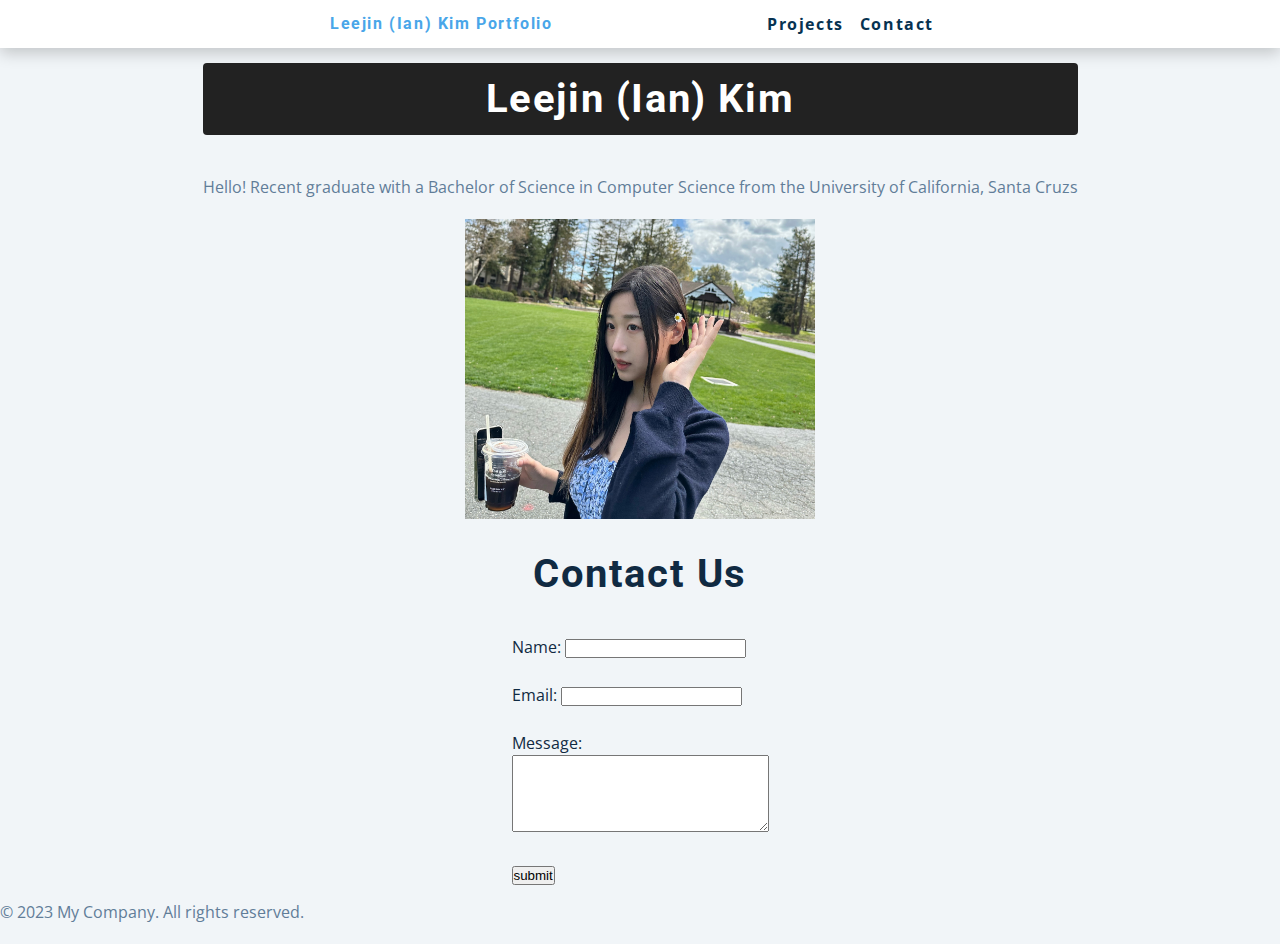
<file: 00-welcome_page/index.html>
<!-- enter HTML:5 after writing "html"-->
<!DOCTYPE html>
<html lang="en">

<head>
    <!-- <meta charset="UTF-8">
    <meta http-equiv="X-UA-Compatible" content="IE=edge">
    <meta name="viewport" content="width=device-width, initial-scale=1.0"> -->
    <!-- whatever goes for the tab name  -->
    <link rel="stylesheet" href="styles.css">
    <title>Leejin (Ian) Kim Portfolio</title>
</head>
<body>
    <header>
    <!-- <h1>Ian Kim</h1> -->
    <!-- nav stands for a navigation links -->
    <!-- <nav>
         for unordered list, we use ul
        <ul>
            for list items we use li 
            
            <li><a href="#">Home</a></li>
            <li><a href="#">About</a></li>
            <li><a href="#">Services</a></li>
            <li><a href="#">Contact</a></li>
        </ul>
    </nav> -->
    </header>
 
        <nav>
            <!--  div : block level -->
            <div class = "nav-center">
                <h4>Leejin (Ian) Kim Portfolio</h4>
                 <!-- unorganized list -->
                <ul class="nav-links">
                    <li><a href="#">Projects</a></li>
                    <li><a href="#">Contact</a></li>
                  </ul>
            </div>
        </nav>


        <main>
            <div class="container">
            <h2>Leejin (Ian) Kim</h2>
            <p>Hello! Recent graduate with a Bachelor of Science in Computer Science from the University of California, Santa Cruzs</p>
            <!-- img : no closing tag. src meant for source, rendered for the 
        image -->
        <!-- alternative text in case it cannot be displayed -->
            <img src="IMG_5652.jpg" alt="My Image" height = "300" width = "350" >
            </div>
            <h2>Contact Us</h2>
            <form>
                <label for="name">Name:</label>
                <!-- https://www.w3schools.com/html/html_form_input_types.asp -->
                <input type="text" id="name" name="name"><br><br>
                <label for="email">Email:</label>
                <input type="email" id="email" name="email"><br><br>
                <label for="message">Message:</label><br>
                <textarea id="message" name="message" rows="5" cols="30"></textarea><br><br>
                <button id ="submit">submit</button>
            </form>

    </main>
    <footer>
        <p>&copy; 2023 My Company. All rights reserved.</p>
    </footer>
   
  
    <script src = "index.js">
        
    </script>
</body>
</html>
</file>
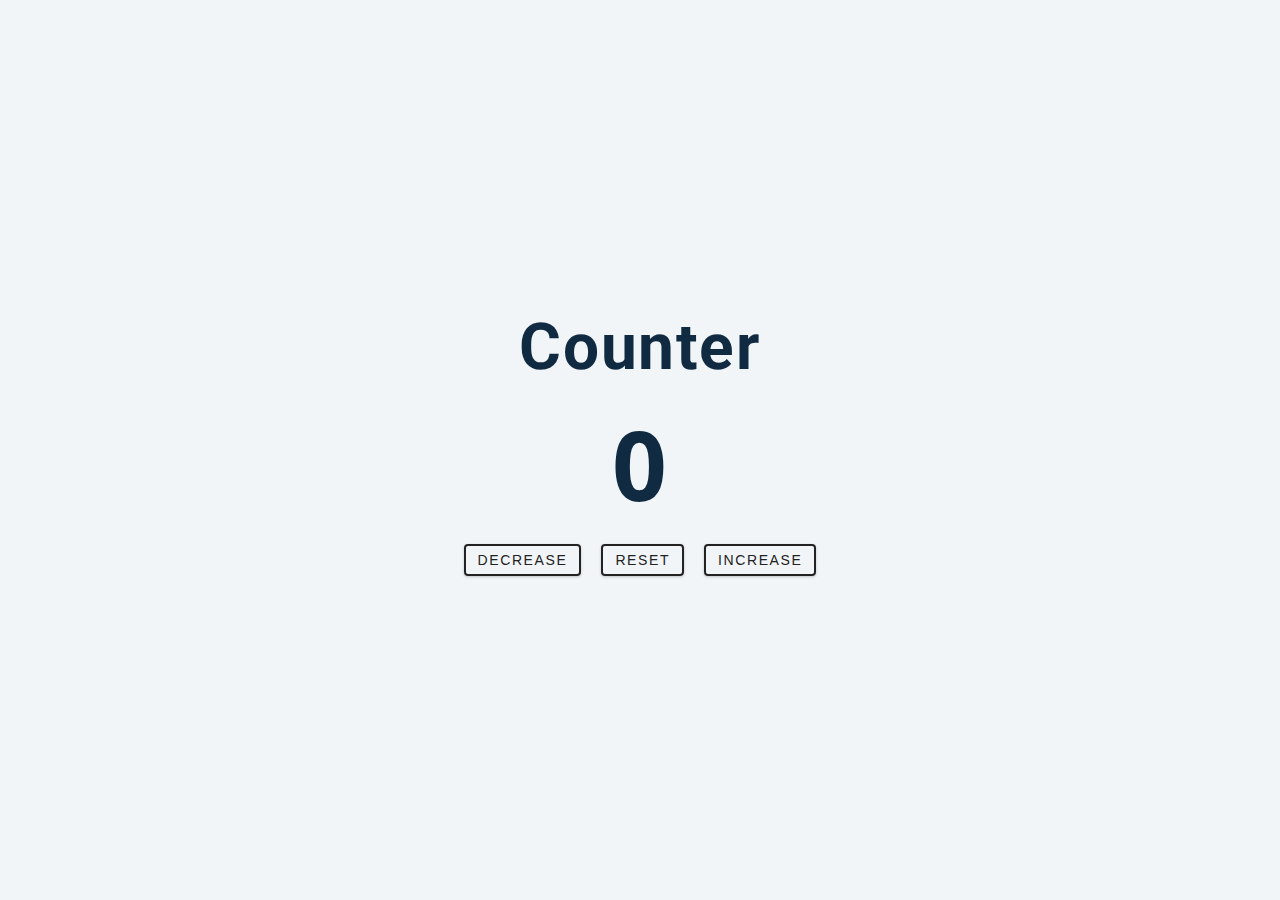
<file: 02-Counter/index.html>
<!DOCTYPE html>
<html lang="en">
  <head>
    <meta charset="UTF-8" />
    <meta name="viewport" content="width=device-width, initial-scale=1.0" />
    <title>Counter</title>

    <!-- styles -->
    <link rel="stylesheet" href="styles.css" />
  </head>
  <body>
    <main>
      <div class="container">
        <h1>counter</h1>
        <span id="value">0</span>
        <div class="button-container">
          <button class="btn decrease">decrease</button>
          <button class="btn reset">reset</button>
          <button class="btn increase">increase</button>
        </div>
      </div>
    </main>
    <!-- javascript -->
    <script src="app.js"></script>
  </body>
</html>
</file>
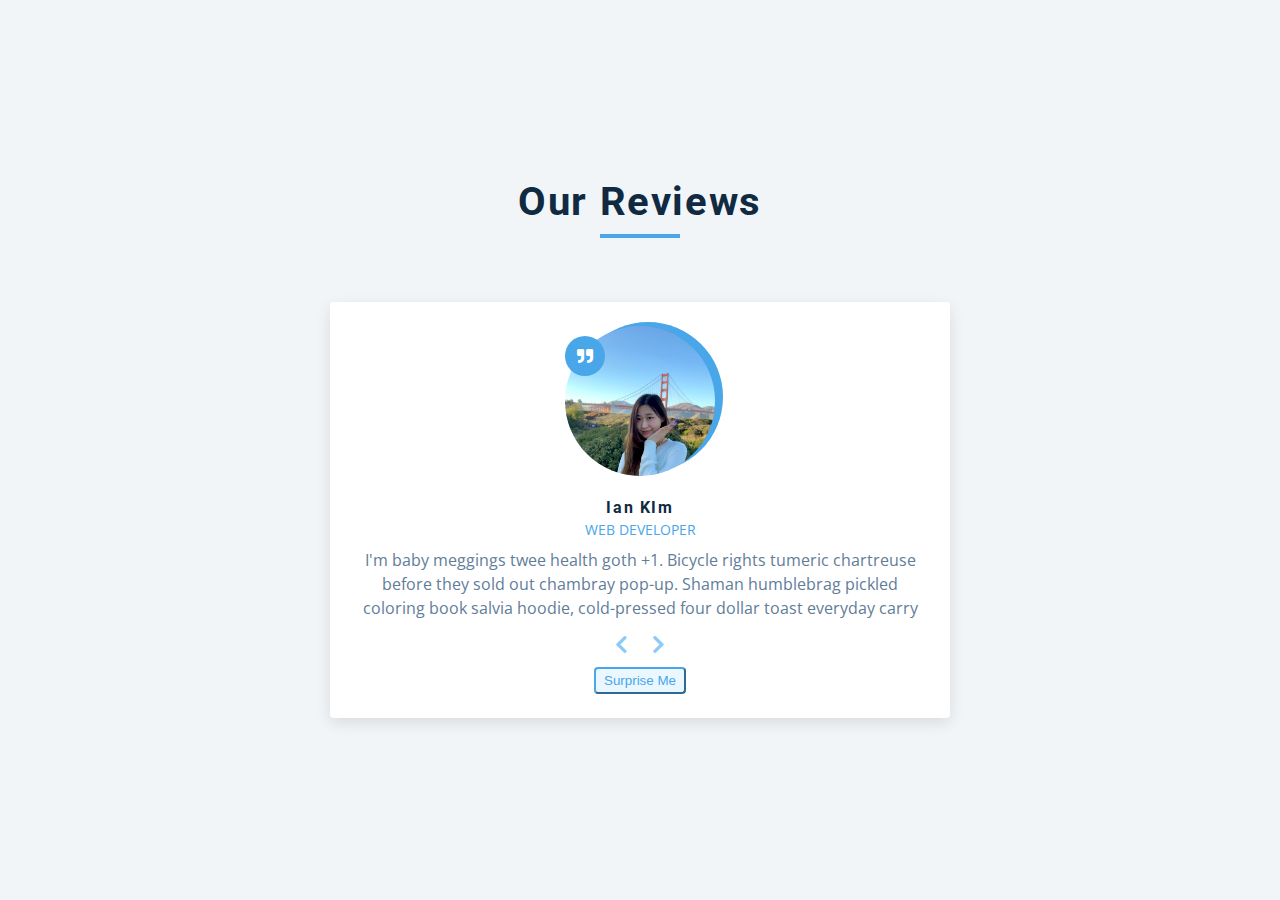
<file: 03-reviews/final/index.html>
<!DOCTYPE html>
<html lang="en">
  <head>
    <meta charset="UTF-8" />
    <meta name="viewport" content="width=device-width, initial-scale=1.0" />
    <title>Starter</title>
    <!-- font-awesome -->
    <link
      rel="stylesheet"
      href="https://cdnjs.cloudflare.com/ajax/libs/font-awesome/5.14.0/css/all.min.css"
    />

    <!-- styles -->
    <link rel="stylesheet" href="styles.css" />
  </head>
  <body>
    <main>
      <section class="container">
        <!-- title -->
        <div class="title">
          <h2>our reviews</h2>
          <div class="underline"></div>
        </div>
        <!-- review -->
        <article class="review">
          <div class="img-container">
            <img src="person-1.jpeg" id="person-img" alt="" />
          </div>
          <h4 id="author">Ian Kim </h4>
          <p id="job">software engineer</p>
          <p id="info">
            Lorem ipsum dolor sit amet consectetur adipisicing elit. Iusto
            asperiores debitis incidunt, eius earum ipsam cupiditate libero?
            Iste, doloremque nihil?
          </p>
          <!-- prev next buttons-->
          <div class="button-container">
            <button class="prev-btn">
              <!-- indicate in italic style -->
              <i class="fas fa-chevron-left"></i>
            </button>
            <button class="next-btn">
              <i class="fas fa-chevron-right"></i>
              <!-- <i>Italic</i> -->
            </button>
          </div>
          <!-- random button -->
          <button class="random-btn">surprise me</button>
        </article>
      </section>
    </main>
    <!-- javascript -->
    <script src="app.js"></script>
  </body>
</html>
</file>
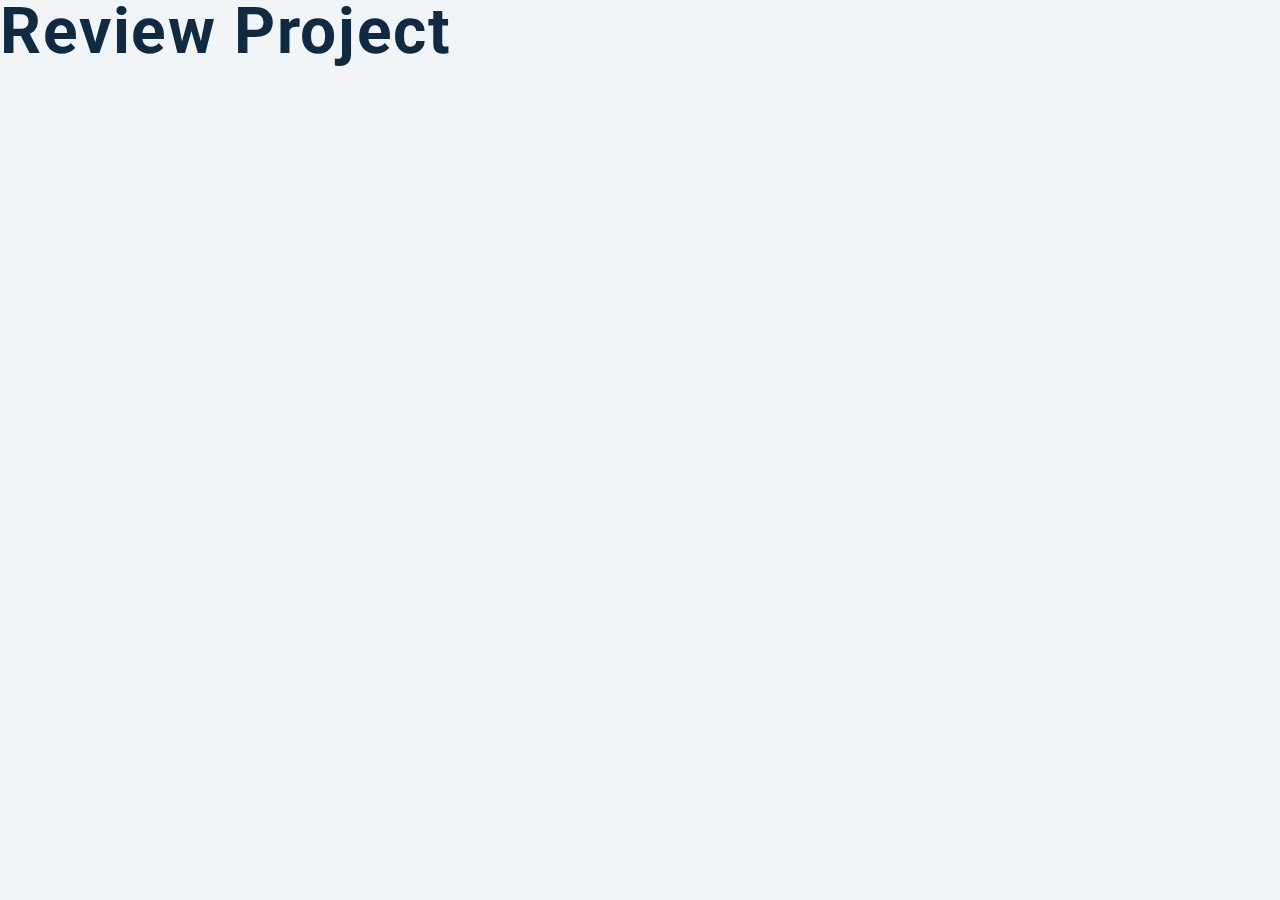
<file: 03-reviews/setup/index.html>
<!DOCTYPE html>
<html lang="en">
  <head>
    <meta charset="UTF-8" />
    <meta name="viewport" content="width=device-width, initial-scale=1.0" />
    <title>Starter</title>
    <!-- font-awesome -->
    <link
      rel="stylesheet"
      href="https://cdnjs.cloudflare.com/ajax/libs/font-awesome/5.14.0/css/all.min.css"
    />

    <!-- styles -->
    <link rel="stylesheet" href="styles.css" />
  </head>
  <body>
    <h1>review project</h1>
    <!-- javascript -->
    <script src="app.js"></script>
  </body>
</html>
</file>
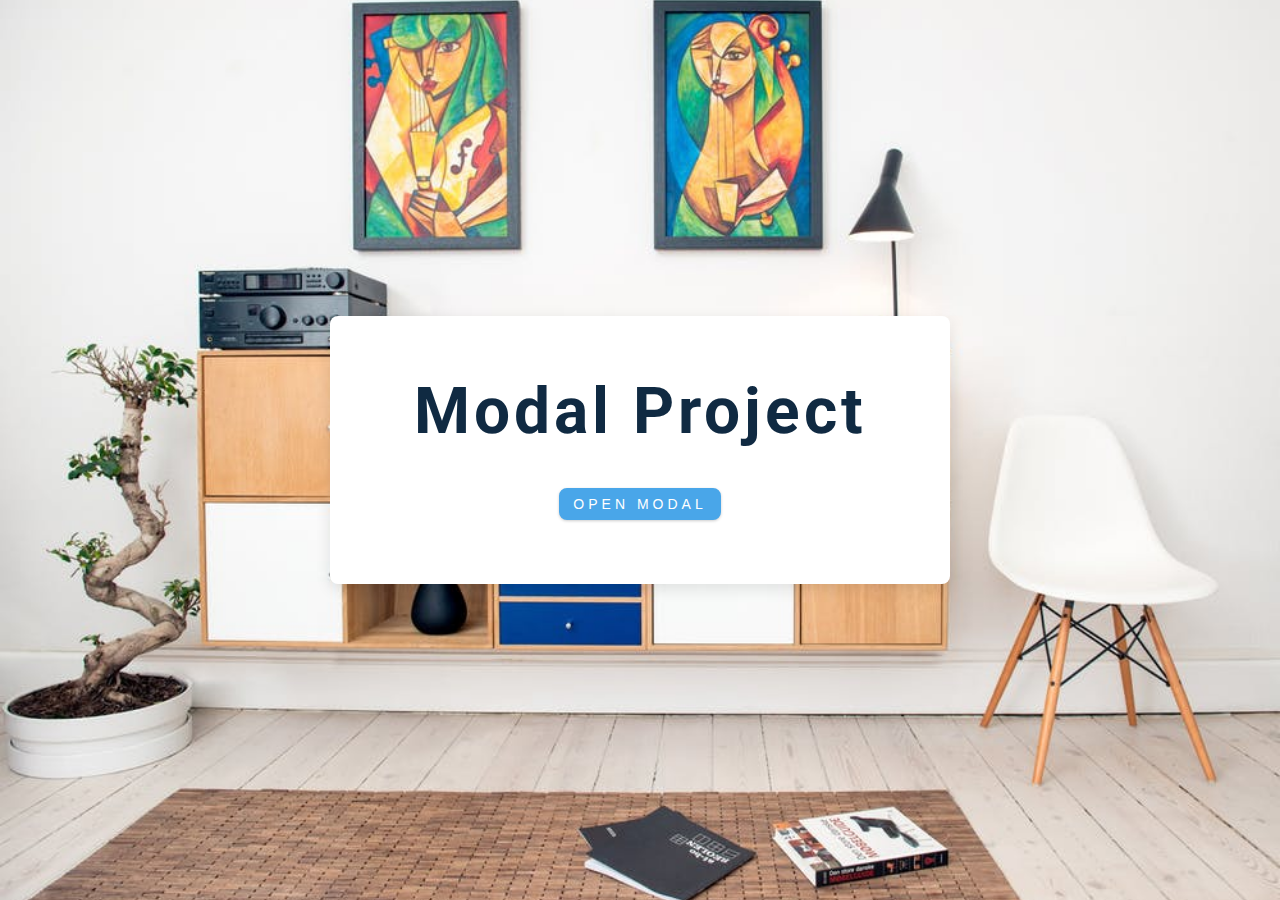
<file: 06-modal/final/index.html>
<!-- Modal windows are typically used in web design to draw the user's attention to something 
  important, or to provide additional functionality without requiring a full page 
  reload. 
  Some common uses of modals include login/registration forms, content previews (like image galleries), and confirmation dialog boxes. -->
<!DOCTYPE html>
<html lang="en">
  <head>
    <meta charset="UTF-8" />
    <meta name="viewport" content="width=device-width, initial-scale=1.0" />
    <title>Modal</title>
    <!-- font-awesome -->
    <link
      rel="stylesheet"
      href="https://cdnjs.cloudflare.com/ajax/libs/font-awesome/5.14.0/css/all.min.css"
    />
    <!-- styles -->
    <link rel="stylesheet" href="styles.css" />
  </head>
  <body>
    <!-- hero -->

    <header class="hero">
      <div class="banner">
        <h1>modal project</h1>
        <button class="btn modal-btn">
          open modal
        </button>
      </div>
    </header>
    <!-- modal -->
    <!-- modal overlay is not visible yet  -->
    <div class="modal-overlay">
      <div class="modal-container">
        <h3>modal content</h3>
        <!-- i tag is used as an element to hold the icon.  -->
        <p>This is the content for the website</p>
        <button class="close-btn"><i class="fas fa-times"></i></button>
      </div>
    </div>
    <!-- javascript -->
    <script src="app.js"></script>
  </body>
</html>
</file>
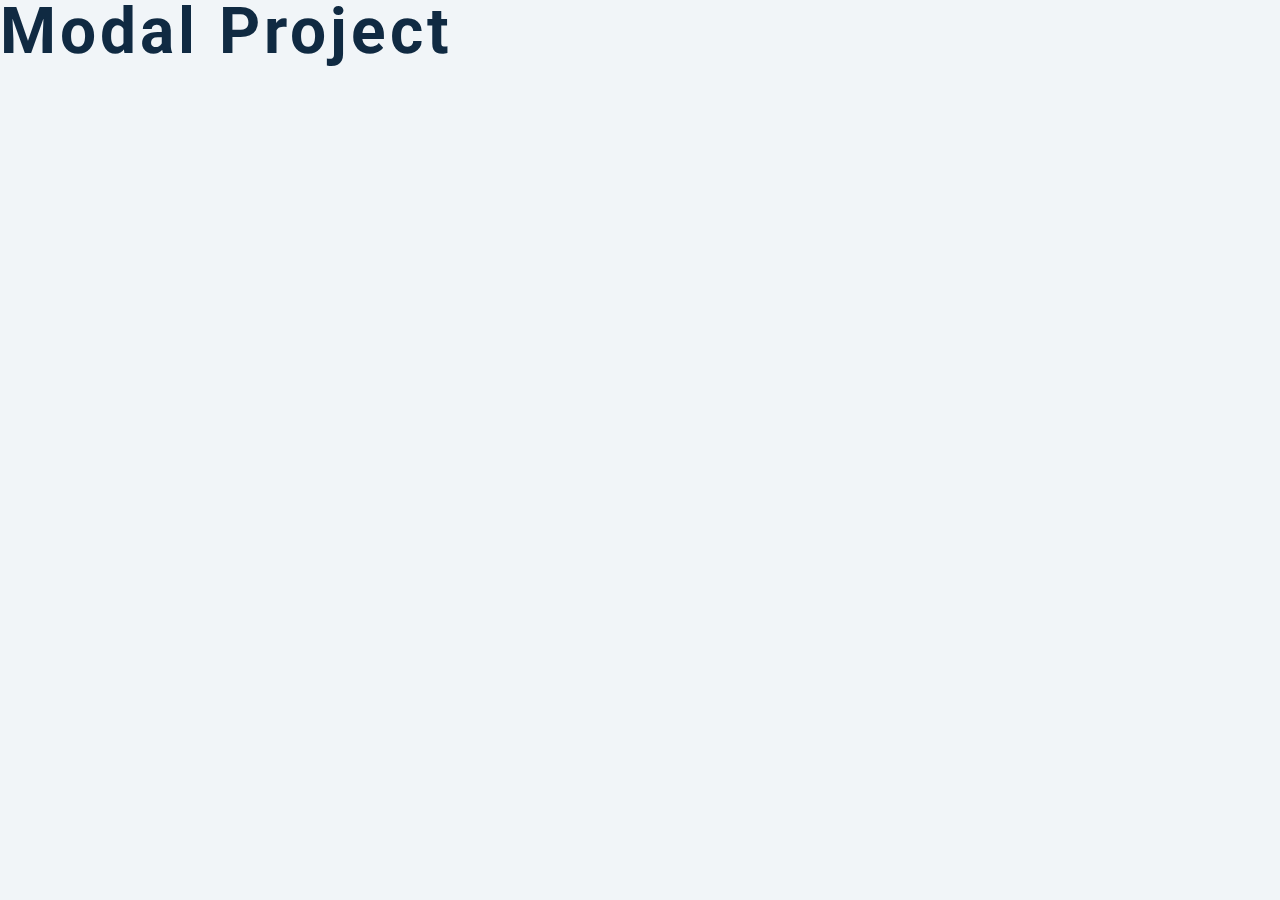
<file: 06-modal/setup/index.html>
<!DOCTYPE html>
<html lang="en">
  <head>
    <meta charset="UTF-8" />
    <meta name="viewport" content="width=device-width, initial-scale=1.0" />
    <title>Modal</title>
    <!-- font-awesome -->
    <link
      rel="stylesheet"
      href="https://cdnjs.cloudflare.com/ajax/libs/font-awesome/5.14.0/css/all.min.css"
    />
    <!-- styles -->
    <link rel="stylesheet" href="styles.css" />
  </head>
  <body>
    <h1>modal project</h1>
    <!-- javascript -->
    <script src="app.js"></script>
  </body>
</html>
</file>
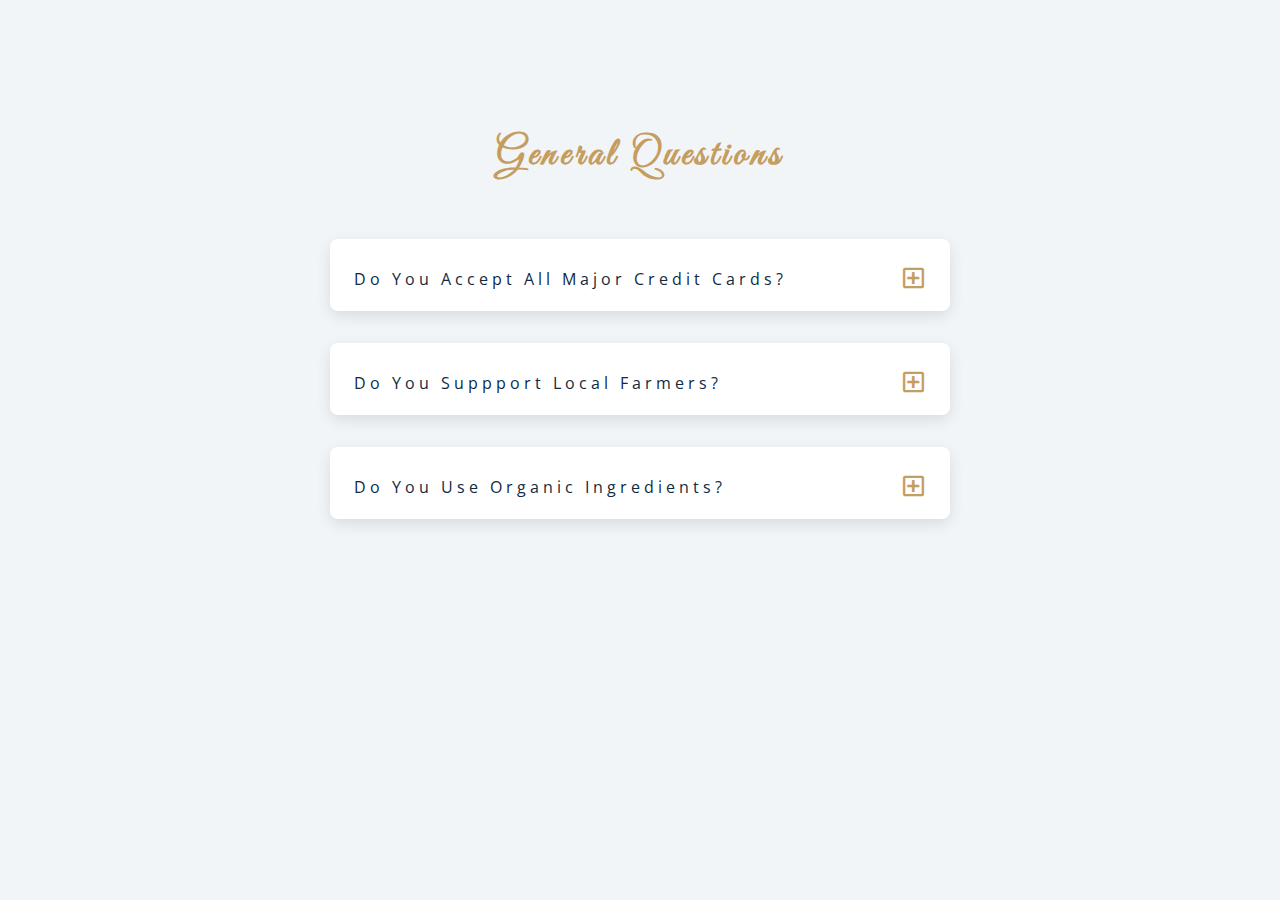
<file: 07-questions/final/index.html>
<!DOCTYPE html>
<html lang="en">
  <head>
    <meta charset="UTF-8" />
    <meta name="viewport" content="width=device-width, initial-scale=1.0" />
    <title>Q & A</title>
    <!-- font-awesome -->
    <link rel="stylesheet" href="https://cdnjs.cloudflare.com/ajax/libs/font-awesome/5.14.0/css/all.min.css" />
    <!-- extra fonts -->
    <link
      href="https://fonts.googleapis.com/css?family=Great+Vibes&display=swap"
      rel="stylesheet"
    />
    <!-- styles -->
    <link rel="stylesheet" href="styles.css" />
  </head>
  <body>
      <section class="questions">
        <!-- title -->
        <div class="title">
          <h2>general questions</h2>
        </div>
        <!-- questions -->
        <div class="section-center">
          <!-- single question -->
          <article class="question">
            <!-- question title -->
            <div class="question-title">
              <p>do you accept all major credit cards?</p>
              <button type="button" class="question-btn">
                <span class="plus-icon">
                  <i class="far fa-plus-square"></i>
                </span>
                <span class="minus-icon">
                  <i class="far fa-minus-square"></i>
                </span>
              </button>
            </div>
            <!-- question text -->
            <div class="question-text">
              <p>
                Lorem ipsum dolor sit amet, consectetur adipisicing elit. Est
                dolore illo dolores quia nemo doloribus quaerat, magni numquam
                repellat reprehenderit.
              </p>
            </div>
          </article>
          <!-- end of single question -->
          <!-- single question -->
          <article class="question">
            <!-- question title -->
            <div class="question-title">
              <p>do you suppport local farmers?</p>
              <button type="button" class="question-btn">
                <span class="plus-icon">
                  <i class="far fa-plus-square"></i>
                </span>
                <span class="minus-icon">
                  <i class="far fa-minus-square"></i>
                </span>
              </button>
            </div>
            <!-- question text -->
            <div class="question-text">
              <p>
                Lorem ipsum dolor sit amet, consectetur adipisicing elit. Est
                dolore illo dolores quia nemo doloribus quaerat, magni numquam
                repellat reprehenderit.
              </p>
            </div>
          </article>
          <!-- end of single question -->
          <!-- single question -->
          <article class="question">
            <!-- question title -->
            <div class="question-title">
              <p>do you use organic ingredients?</p>
              <!-- button -->
              <button type="button" class="question-btn">
                <span class="plus-icon">
                  <i class="far fa-plus-square"></i>
                </span>
                <span class="minus-icon">
                  <i class="far fa-minus-square"></i>
                </span>
              </button>
            </div>
            <!-- question text -->
            <div class="question-text">
              <p>
                Lorem ipsum dolor sit amet, consectetur adipisicing elit. Est
                dolore illo dolores quia nemo doloribus quaerat, magni numquam
                repellat reprehenderit.
              </p>
            </div>
          </article>
          <!-- end of single question -->
      </section>
    </main>
    <!-- javascript -->
    <script src="app.js"></script>
  </body>
</html>
</file>
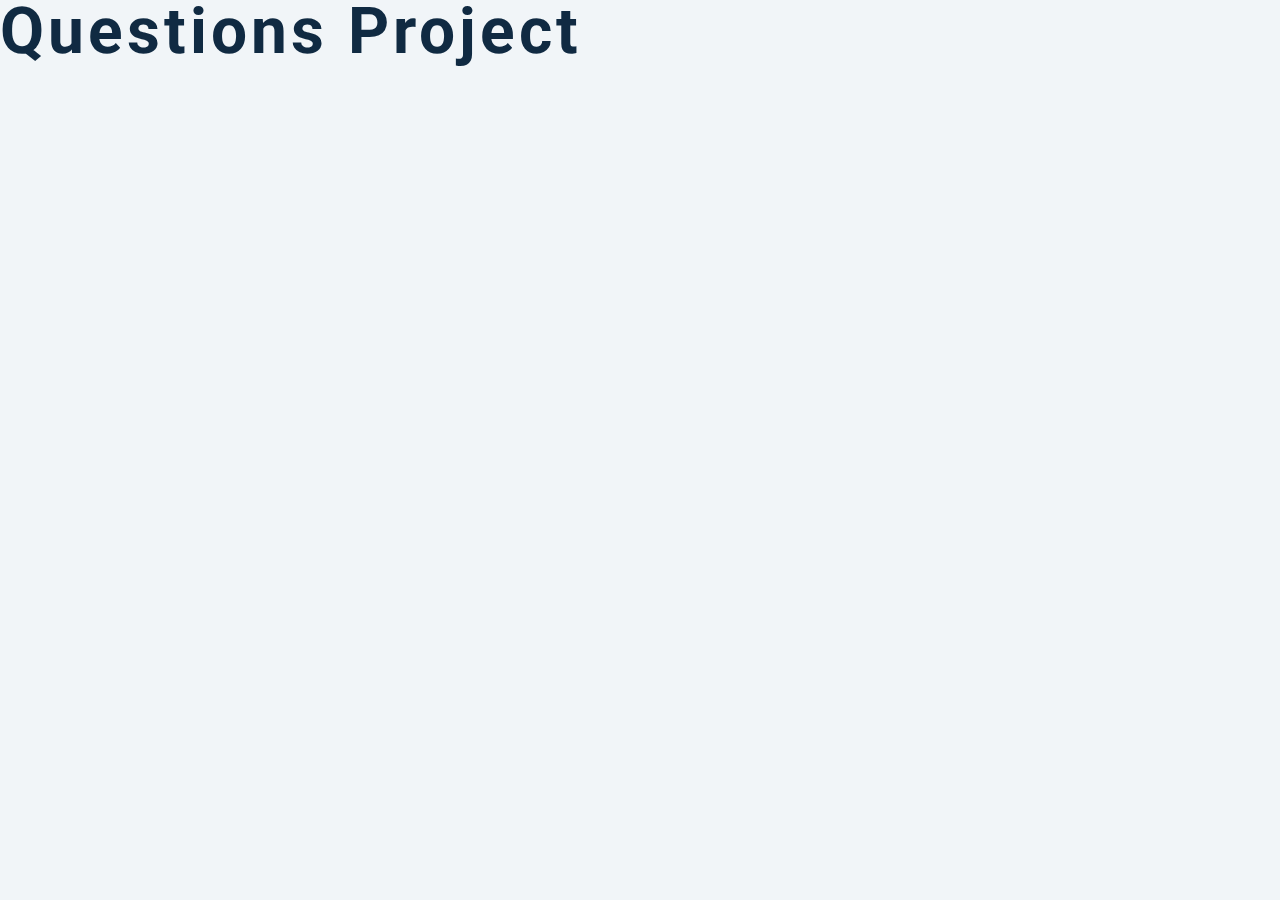
<file: 07-questions/setup/index.html>
<!DOCTYPE html>
<html lang="en">
  <head>
    <meta charset="UTF-8" />
    <meta name="viewport" content="width=device-width, initial-scale=1.0" />
    <title>Q & A</title>
    <!-- font-awesome -->
    <link
      rel="stylesheet"
      href="https://cdnjs.cloudflare.com/ajax/libs/font-awesome/5.14.0/css/all.min.css"
    />
    <!-- extra fonts -->
    <link
      href="https://fonts.googleapis.com/css?family=Great+Vibes&display=swap"
      rel="stylesheet"
    />
    <!-- styles -->
    <link rel="stylesheet" href="styles.css" />
  </head>
  <body>
    <h1>questions project</h1>
    <!-- javascript -->
    <script src="app.js"></script>
  </body>
</html>
</file>
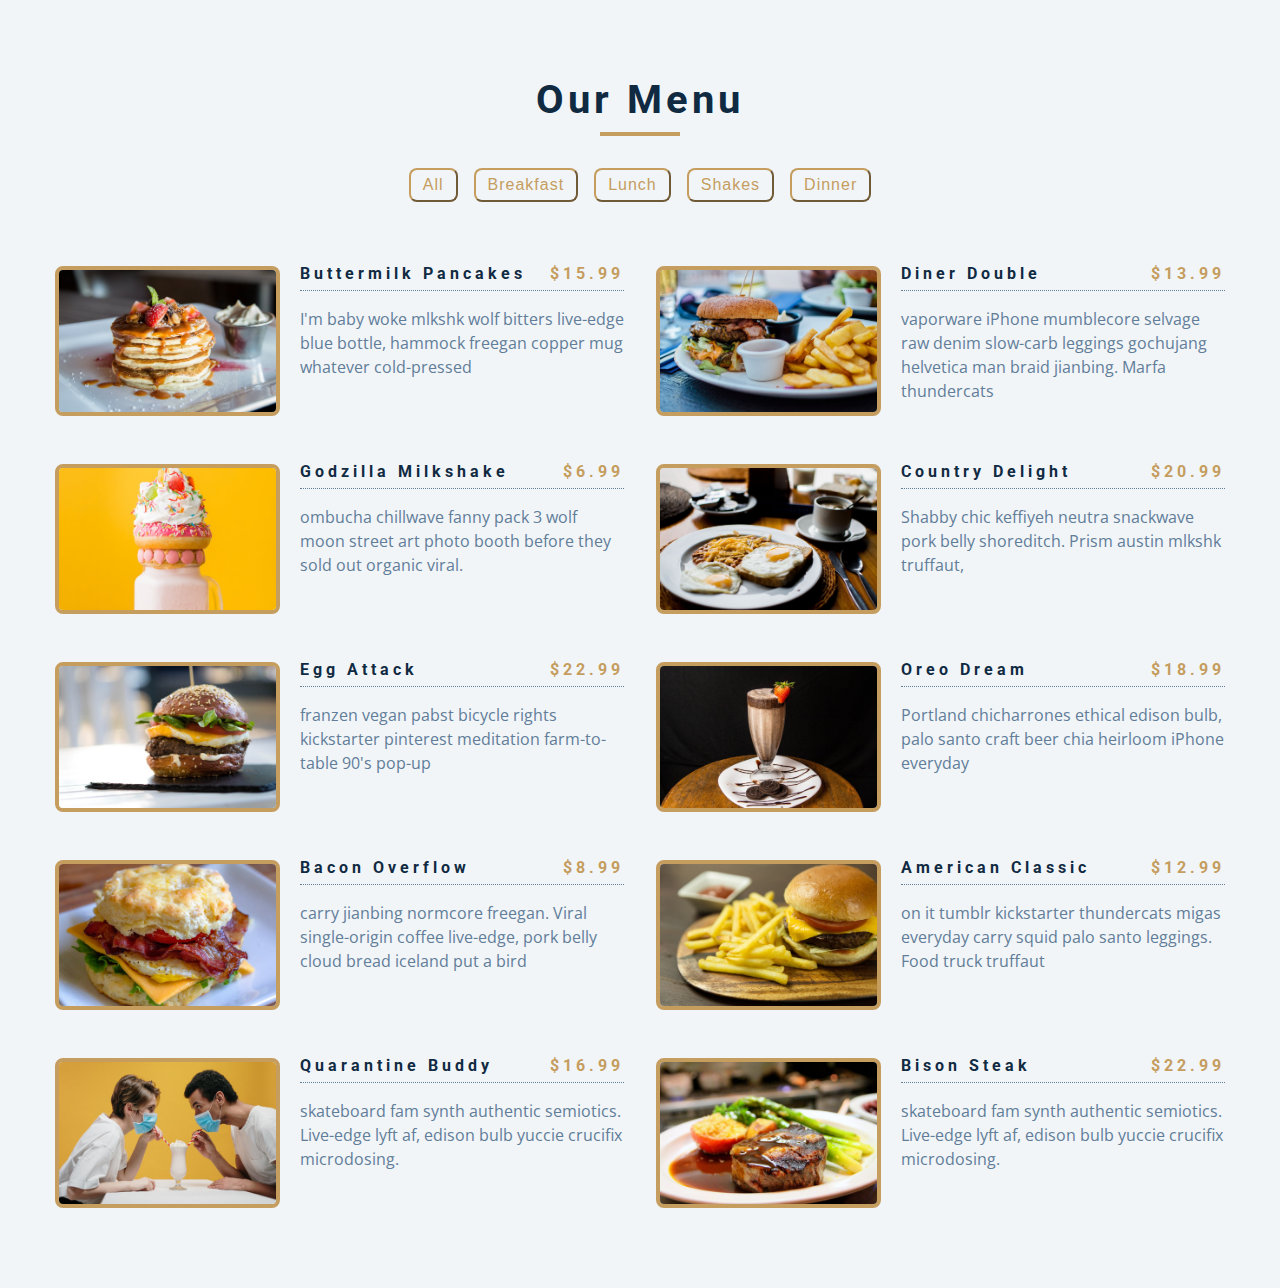
<file: 08-menu/final/index.html>
<!DOCTYPE html>
<html lang="en">
  <head>
    <meta charset="UTF-8" />
    <meta name="viewport" content="width=device-width, initial-scale=1.0" />
    <title>Menu</title>
    <!-- font-awesome -->
    <link
      rel="stylesheet"
      href="https://cdnjs.cloudflare.com/ajax/libs/font-awesome/5.14.0/css/all.min.css"
    />
    <!-- styles -->
    <link rel="stylesheet" href="styles.css" />
  </head>
  <body>
    <section class="menu">
      <!-- title -->
      <div class="title">
        <h2>our menu</h2>
        <div class="underline"></div>
      </div>
      <!-- filter buttons -->
      <div class="btn-container">
        <!-- <button type="button" class="filter-btn" data-id="all">all</button>
        <button type="button" class="filter-btn" data-id="breakfast">
          breakfast
        </button>
        <button type="button" class="filter-btn" data-id="lunch">lunch</button>
        <button type="button" class="filter-btn" data-id="shakes">
          shakes
        </button> -->
      </div>
      <!-- menu items -->
      <div class="section-center">
        <!-- single item -->
        <article class="menu-item">
          <img src="./menu-item.jpeg" alt="menu item" class="photo" />
          <div class="item-info">
            <header>
              <h4>buttermilk pancakes</h4>
              <h4 class="price">$15</h4>
            </header>
            <p class="item-text">
              Lorem ipsum dolor sit amet consectetur adipisicing elit.
              Repudiandae, sint quam. Et reprehenderit fugiat nesciunt inventore
              laboriosam excepturi! Quo, officia.
            </p>
          </div>
        </article>
        <!-- end of single item -->
        <!-- single item -->
        <article class="menu-item">
          <img src="./menu-item.jpeg" alt="menu item" class="photo" />
          <div class="item-info">
            <header>
              <h4>buttermilk pancakes</h4>
              <h4 class="price">$15</h4>
            </header>
            <p class="item-text">
              Lorem ipsum dolor sit amet consectetur adipisicing elit.
              Repudiandae, sint quam. Et reprehenderit fugiat nesciunt inventore
              laboriosam excepturi! Quo, officia.
            </p>
          </div>
        </article>
        <!-- end of single item -->
        <!-- single item -->
        <article class="menu-item">
          <img src="./menu-item.jpeg" alt="menu item" class="photo" />
          <div class="item-info">
            <header>
              <h4>buttermilk pancakes</h4>
              <h4 class="price">$15</h4>
            </header>
            <p class="item-text">
              Lorem ipsum dolor sit amet consectetur adipisicing elit.
              Repudiandae, sint quam. Et reprehenderit fugiat nesciunt inventore
              laboriosam excepturi! Quo, officia.
            </p>
          </div>
        </article>
        <!-- end of single item -->
      </div>
    </section>
    <!-- javascript -->
    <script src="app.js"></script>
  </body>
</html>
</file>
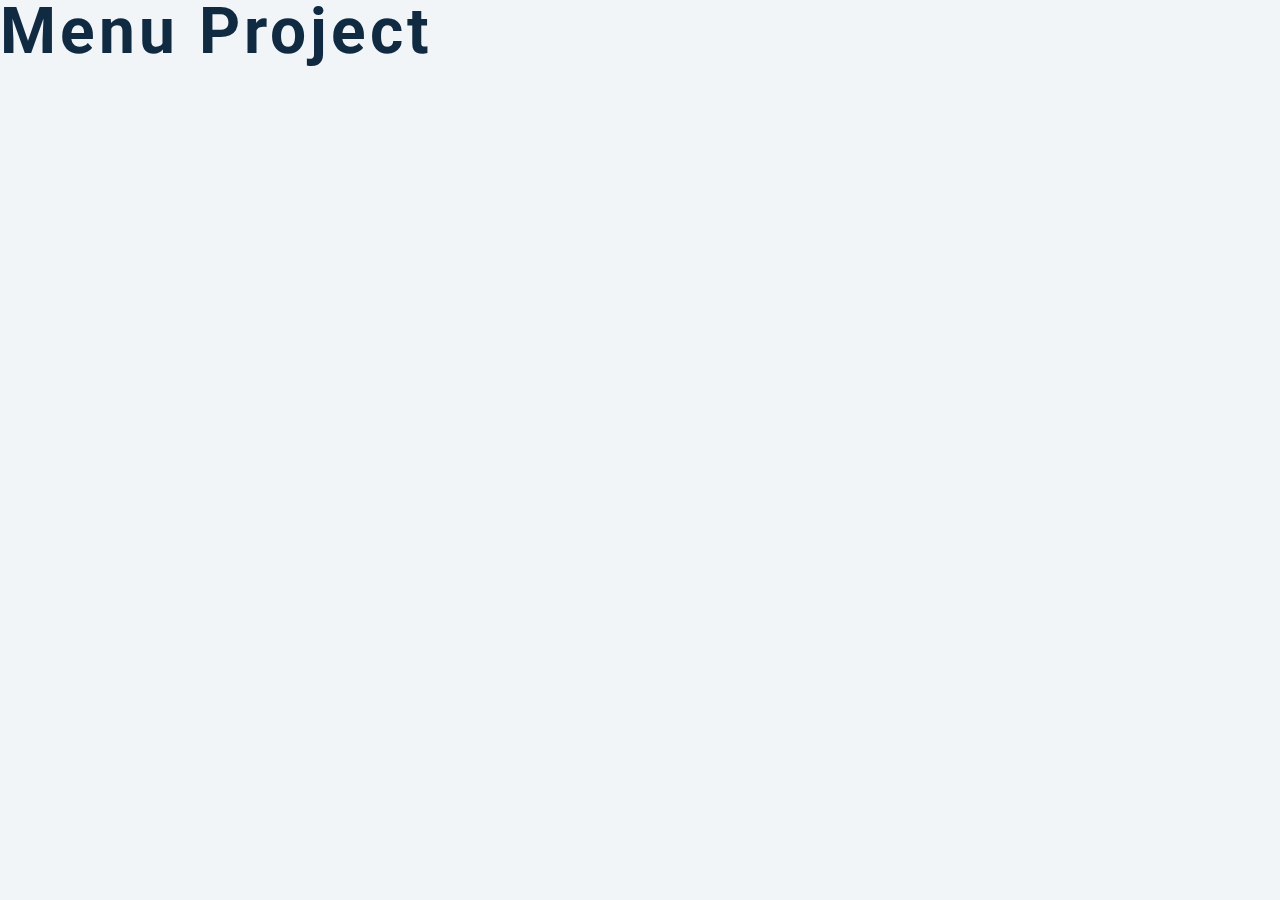
<file: 08-menu/setup/index.html>
<!DOCTYPE html>
<html lang="en">
  <head>
    <meta charset="UTF-8" />
    <meta name="viewport" content="width=device-width, initial-scale=1.0" />
    <title>Starter</title>
    <!-- font-awesome -->
    <link
      rel="stylesheet"
      href="https://cdnjs.cloudflare.com/ajax/libs/font-awesome/5.14.0/css/all.min.css"
    />
    <!-- styles -->
    <link rel="stylesheet" href="styles.css" />
  </head>
  <body>
    <h1>menu project</h1>
    <!-- javascript -->
    <script src="app.js"></script>
  </body>
</html>
</file>
<file: 00-welcome_page/styles.css>
/*
=============== 
Fonts
===============
*/
@import url("https://fonts.googleapis.com/css?family=Open+Sans|Roboto:400,700&display=swap");

/*
=============== 
Variables
===============
*/

/* Inside root, we define CSS variables, set global styles,  */
:root {
  /* dark shades of primary color*/
  --clr-primary-1: hsl(205, 86%, 17%);
  --clr-primary-2: hsl(205, 77%, 27%);
  --clr-primary-3: hsl(205, 72%, 37%);
  --clr-primary-4: hsl(205, 63%, 48%);
  /* primary/main color */
  --clr-primary-5: hsl(205, 78%, 60%);
  /* lighter shades of primary color */
  --clr-primary-6: hsl(205, 89%, 70%);
  --clr-primary-7: hsl(205, 90%, 76%);
  --clr-primary-8: hsl(205, 86%, 81%);
  --clr-primary-9: hsl(205, 90%, 88%);
  --clr-primary-10: hsl(205, 100%, 96%);
  /* darkest grey - used for headings */
  --clr-grey-1: hsl(209, 61%, 16%);
  --clr-grey-2: hsl(211, 39%, 23%);
  --clr-grey-3: hsl(209, 34%, 30%);
  --clr-grey-4: hsl(209, 28%, 39%);
  /* grey used for paragraphs */
  --clr-grey-5: hsl(210, 22%, 49%);
  --clr-grey-6: hsl(209, 23%, 60%);
  --clr-grey-7: hsl(211, 27%, 70%);
  --clr-grey-8: hsl(210, 31%, 80%);
  --clr-grey-9: hsl(212, 33%, 89%);
  --clr-grey-10: hsl(210, 36%, 96%);
  --clr-white: #fff;
  --clr-red-dark: hsl(360, 67%, 44%);
  --clr-red-light: hsl(360, 71%, 66%);
  --clr-green-dark: hsl(125, 67%, 44%);
  --clr-green-light: hsl(125, 71%, 66%);
  --clr-black: #222;
  --ff-primary: "Roboto", sans-serif;
  --ff-secondary: "Open Sans", sans-serif;
  --transition: all 0.3s linear;
  --spacing: 0.1rem;
  --radius: 0.25rem;
  --light-shadow: 0 5px 15px rgba(0, 0, 0, 0.1);
  --dark-shadow: 0 5px 15px rgba(0, 0, 0, 0.2);
  --max-width: 1170px;
  --fixed-width: 620px;
}
/*
=============== 
Global Styles
===============
*/

*,
/* ::after{
  content: "→";
} */
::after,
::before {
  margin: 0;
  padding: 0;
  box-sizing: border-box;
}
body {
  font-family: var(--ff-secondary);
  background: var(--clr-grey-10);
  color: var(--clr-grey-1);
  line-height: 1.5;
  font-size: 0.875rem;
}
ul {
  list-style-type: none;
}
a {
  text-decoration: none;
}
h1,
h2,
h3,
h4 {
  letter-spacing: var(--spacing);
  text-transform: capitalize;
  line-height: 1.25;
  margin-bottom: 0.75rem;
  font-family: var(--ff-primary);
}
h1 {
  font-size: 3rem;
}
h2 {
  font-size: 2rem;
}
h3 {
  font-size: 1.25rem;
}
h4 {
  font-size: 0.875rem;
}
p {
  margin-bottom: 1.25rem;
  color: var(--clr-grey-5);
}
@media screen and (min-width: 800px) {
  h1 {
    font-size: 4rem;
  }
  h2 {
    font-size: 2.5rem;
  }
  h3 {
    font-size: 1.75rem;
  }
  h4 {
    font-size: 1rem;
  }
  body {
    font-size: 1rem;
  }
  h1,
  h2,
  h3,
  h4 {
    line-height: 1;
  }
}
/*  global classes */

/* section */
.section {
  padding: 5rem 0;
}

.section-center {
  width: 90vw;
  margin: 0 auto;
  max-width: 1170px;
}
@media screen and (min-width: 992px) {
  .section-center {
    width: 95vw;
  }
}
main {
  min-height: 100vh;
  display: grid;
  place-items: center;
}

/*
=============== 
Nav
===============
*/
/* element selecter */
nav {
  background: var(--clr-white);
  height: 3rem;
  display: grid;
  align-items: center;
  box-shadow: var(--dark-shadow);
}
/* class selecter */
.nav-center {
  /*  vw : viewpoint width*/
  width: 90vw;
  max-width: var(--fixed-width);
  margin: 0 auto;
  /* 1 dimension using either col or row  */
  display: flex;
  align-items: center;
  justify-content: space-between;
}
.nav-center h4 {
  margin-bottom: 0;
  color: var(--clr-primary-5);
}
.nav-links {
  display: flex;
}
nav a {
  text-transform: capitalize;
  font-weight: 700;
  font-size: 1rem;
  color: var(--clr-primary-1);
  letter-spacing: var(--spacing);
  margin-right: 1rem;
}
nav a:hover {
  color: var(--clr-primary-5);
}
/*
=============== 
Container
===============
*/
main {
  min-height: calc(100vh - 3rem);
  display: grid;
  place-items: center;
}
.container {
  text-align: center;
}
.container h2 {
  background: var(--clr-black);
  color: var(--clr-white);
  padding: 1rem;
  border-radius: var(--radius);
  margin-bottom: 2.5rem;
}
.color {
  color: var(--clr-primary-5);
}
.btn-hero {
  font-family: var(--ff-primary);
  text-transform: uppercase;
  background: transparent;
  color: var(--clr-black);
  letter-spacing: var(--spacing);
  display: inline-block;
  font-weight: 700;
  transition: var(--transition);
  border: 2px solid var(--clr-black);
  cursor: pointer;
  box-shadow: 0 1px 3px rgba(0, 0, 0, 0.2);
  border-radius: var(--radius);
  font-size: 1rem;
  padding: 0.75rem 1.25rem;
}
/* when hovered over b the mouse pointery */
.btn-hero:hover {
  color: var(--clr-white);
  background: var(--clr-black);
}
</file>
<file: 02-Counter/styles.css>
/*
=============== 
Fonts
===============
*/
@import url("https://fonts.googleapis.com/css?family=Open+Sans|Roboto:400,700&display=swap");

/*
=============== 
Variables
===============
*/

:root {
  /* dark shades of primary color*/
  --clr-primary-1: hsl(205, 86%, 17%);
  --clr-primary-2: hsl(205, 77%, 27%);
  --clr-primary-3: hsl(205, 72%, 37%);
  --clr-primary-4: hsl(205, 63%, 48%);
  /* primary/main color */
  --clr-primary-5: hsl(205, 78%, 60%);
  /* lighter shades of primary color */
  --clr-primary-6: hsl(205, 89%, 70%);
  --clr-primary-7: hsl(205, 90%, 76%);
  --clr-primary-8: hsl(205, 86%, 81%);
  --clr-primary-9: hsl(205, 90%, 88%);
  --clr-primary-10: hsl(205, 100%, 96%);
  /* darkest grey - used for headings */
  --clr-grey-1: hsl(209, 61%, 16%);
  --clr-grey-2: hsl(211, 39%, 23%);
  --clr-grey-3: hsl(209, 34%, 30%);
  --clr-grey-4: hsl(209, 28%, 39%);
  /* grey used for paragraphs */
  --clr-grey-5: hsl(210, 22%, 49%);
  --clr-grey-6: hsl(209, 23%, 60%);
  --clr-grey-7: hsl(211, 27%, 70%);
  --clr-grey-8: hsl(210, 31%, 80%);
  --clr-grey-9: hsl(212, 33%, 89%);
  --clr-grey-10: hsl(210, 36%, 96%);
  --clr-white: #fff;
  --clr-red-dark: hsl(360, 67%, 44%);
  --clr-red-light: hsl(360, 71%, 66%);
  --clr-green-dark: hsl(125, 67%, 44%);
  --clr-green-light: hsl(125, 71%, 66%);
  --clr-black: #222;
  --ff-primary: "Roboto", sans-serif;
  --ff-secondary: "Open Sans", sans-serif;
  --transition: all 0.3s linear;
  --spacing: 0.1rem;
  --radius: 0.25rem;
  --light-shadow: 0 5px 15px rgba(0, 0, 0, 0.1);
  --dark-shadow: 0 5px 15px rgba(0, 0, 0, 0.2);
  --max-width: 1170px;
  --fixed-width: 620px;
}
/*
=============== 
Global Styles
===============
*/

*,
::after,
::before {
  margin: 0;
  padding: 0;
  box-sizing: border-box;
}
body {
  font-family: var(--ff-secondary);
  background: var(--clr-grey-10);
  color: var(--clr-grey-1);
  line-height: 1.5;
  font-size: 0.875rem;
}
ul {
  list-style-type: none;
}
a {
  text-decoration: none;
}
h1,
h2,
h3,
h4 {
  letter-spacing: var(--spacing);
  text-transform: capitalize;
  line-height: 1.25;
  margin-bottom: 0.75rem;
  font-family: var(--ff-primary);
}
h1 {
  font-size: 3rem;
}
h2 {
  font-size: 2rem;
}
h3 {
  font-size: 1.25rem;
}
h4 {
  font-size: 0.875rem;
}
p {
  margin-bottom: 1.25rem;
  color: var(--clr-grey-5);
}
@media screen and (min-width: 800px) {
  h1 {
    font-size: 4rem;
  }
  h2 {
    font-size: 2.5rem;
  }
  h3 {
    font-size: 1.75rem;
  }
  h4 {
    font-size: 1rem;
  }
  body {
    font-size: 1rem;
  }
  h1,
  h2,
  h3,
  h4 {
    line-height: 1;
  }
}
/*  global classes */

/* section */
.section {
  padding: 5rem 0;
}

.section-center {
  width: 90vw;
  margin: 0 auto;
  max-width: 1170px;
}
@media screen and (min-width: 992px) {
  .section-center {
    width: 95vw;
  }
}
main {
  min-height: 100vh;
  display: grid;
  place-items: center;
}

/*
=============== 
Counter
===============
*/

main {
  min-height: 100vh;
  display: grid;
  place-items: center;
}
.container {
  text-align: center;
}
#value {
  font-size: 6rem;
  font-weight: bold;
}
.btn {
  text-transform: uppercase;
  background: transparent;
  color: var(--clr-black);
  padding: 0.375rem 0.75rem;
  letter-spacing: var(--spacing);
  display: inline-block;
  transition: var(--transition);
  font-size: 0.875rem;
  border: 2px solid var(--clr-black);
  cursor: pointer;
  box-shadow: 0 1px 3px rgba(0, 0, 0, 0.2);
  border-radius: var(--radius);
  margin: 0.5rem;
}
.btn:hover {
  color: var(--clr-white);
  background: var(--clr-black);
}
</file>
<file: 03-reviews/final/styles.css>
/*
=============== 
Fonts
===============
*/
@import url("https://fonts.googleapis.com/css?family=Open+Sans|Roboto:400,700&display=swap");

/*
=============== 
Variables
===============
*/

:root {
  /* dark shades of primary color*/
  --clr-primary-1: hsl(205, 86%, 17%);
  --clr-primary-2: hsl(205, 77%, 27%);
  --clr-primary-3: hsl(205, 72%, 37%);
  --clr-primary-4: hsl(205, 63%, 48%);
  /* primary/main color */
  --clr-primary-5: hsl(205, 78%, 60%);
  /* lighter shades of primary color */
  --clr-primary-6: hsl(205, 89%, 70%);
  --clr-primary-7: hsl(205, 90%, 76%);
  --clr-primary-8: hsl(205, 86%, 81%);
  --clr-primary-9: hsl(205, 90%, 88%);
  --clr-primary-10: hsl(205, 100%, 96%);
  /* darkest grey - used for headings */
  --clr-grey-1: hsl(209, 61%, 16%);
  --clr-grey-2: hsl(211, 39%, 23%);
  --clr-grey-3: hsl(209, 34%, 30%);
  --clr-grey-4: hsl(209, 28%, 39%);
  /* grey used for paragraphs */
  --clr-grey-5: hsl(210, 22%, 49%);
  --clr-grey-6: hsl(209, 23%, 60%);
  --clr-grey-7: hsl(211, 27%, 70%);
  --clr-grey-8: hsl(210, 31%, 80%);
  --clr-grey-9: hsl(212, 33%, 89%);
  --clr-grey-10: hsl(210, 36%, 96%);
  --clr-white: #fff;
  --clr-red-dark: hsl(360, 67%, 44%);
  --clr-red-light: hsl(360, 71%, 66%);
  --clr-green-dark: hsl(125, 67%, 44%);
  --clr-green-light: hsl(125, 71%, 66%);
  --clr-black: #222;
  --ff-primary: "Roboto", sans-serif;
  --ff-secondary: "Open Sans", sans-serif;
  --transition: all 0.3s linear;
  --spacing: 0.1rem;
  --radius: 0.25rem;
  --light-shadow: 0 5px 15px rgba(0, 0, 0, 0.1);
  --dark-shadow: 0 5px 15px rgba(0, 0, 0, 0.2);
  --max-width: 1170px;
  --fixed-width: 620px;
}
/*
=============== 
Global Styles
===============
*/

*,
::after,
::before {
  margin: 0;
  padding: 0;
  box-sizing: border-box;
}
body {
  font-family: var(--ff-secondary);
  background: var(--clr-grey-10);
  color: var(--clr-grey-1);
  line-height: 1.5;
  font-size: 0.875rem;
}
ul {
  list-style-type: none;
}
a {
  text-decoration: none;
}
h1,
h2,
h3,
h4 {
  letter-spacing: var(--spacing);
  text-transform: capitalize;
  line-height: 1.25;
  margin-bottom: 0.75rem;
  font-family: var(--ff-primary);
}
h1 {
  font-size: 3rem;
}
h2 {
  font-size: 2rem;
}
h3 {
  font-size: 1.25rem;
}
h4 {
  font-size: 0.875rem;
}
p {
  margin-bottom: 1.25rem;
  color: var(--clr-grey-5);
}
@media screen and (min-width: 800px) {
  h1 {
    font-size: 4rem;
  }
  h2 {
    font-size: 2.5rem;
  }
  h3 {
    font-size: 1.75rem;
  }
  h4 {
    font-size: 1rem;
  }
  body {
    font-size: 1rem;
  }
  h1,
  h2,
  h3,
  h4 {
    line-height: 1;
  }
}
/*  global classes */

/* section */
.section {
  padding: 5rem 0;
}

.section-center {
  width: 90vw;
  margin: 0 auto;
  max-width: 1170px;
}
@media screen and (min-width: 992px) {
  .section-center {
    width: 95vw;
  }
}
main {
  min-height: 100vh;
  display: grid;
  place-items: center;
}

/*
=============== 
Reviews
===============
*/
main {
  min-height: 100vh;
  display: grid;
  place-items: center;
}
.title {
  text-align: center;
  margin-bottom: 4rem;
}
.underline {
  height: 0.25rem;
  width: 5rem;
  background: var(--clr-primary-5);
  margin-left: auto;
  margin-right: auto;
}
.container {
  width: 80vw;
  max-width: var(--fixed-width);
}
.review {
  background: var(--clr-white);
  padding: 1.5rem 2rem;
  border-radius: var(--radius);
  box-shadow: var(--light-shadow);
  transition: var(--transition);
  text-align: center;
}
.review:hover {
  box-shadow: var(--dark-shadow);
}
.img-container {
  position: relative;
  width: 150px;
  height: 150px;
  border-radius: 50%;
  margin: 0 auto;
  margin-bottom: 1.5rem;
}
#person-img {
  width: 100%;
  display: block;
  height: 100%;
  object-fit: cover;
  border-radius: 50%;
  position: relative;
}
.img-container::after {
  font-family: "Font Awesome 5 Free";
  font-weight: 900;
  content: "\f10e";
  position: absolute;
  top: 0;
  left: 0;
  width: 2.5rem;
  height: 2.5rem;
  display: grid;
  place-items: center;
  border-radius: 50%;
  transform: translateY(25%);
  background: var(--clr-primary-5);
  color: var(--clr-white);
}
.img-container::before {
  content: "";
  width: 100%;
  height: 100%;
  background: var(--clr-primary-5);
  position: absolute;
  top: -0.25rem;
  right: -0.5rem;
  border-radius: 50%;
}
#author {
  margin-bottom: 0.25rem;
}
#job {
  margin-bottom: 0.5rem;
  text-transform: uppercase;
  color: var(--clr-primary-5);
  font-size: 0.85rem;
}
#info {
  margin-bottom: 0.75rem;
}
.prev-btn,
.next-btn {
  color: var(--clr-primary-7);
  font-size: 1.25rem;
  background: transparent;
  border-color: transparent;
  margin: 0 0.5rem;
  transition: var(--transition);
  cursor: pointer;
}
.prev-btn:hover,
.next-btn:hover {
  color: var(--clr-primary-5);
}
.random-btn {
  margin-top: 0.5rem;
  background: var(--clr-primary-10);
  color: var(--clr-primary-5);
  padding: 0.25rem 0.5rem;
  text-transform: capitalize;
  border-radius: var(--radius);
  transition: var(--transition);
  border-color: var(--clr-primary-5);
  cursor: pointer;
}
.random-btn:hover {
  background: var(--clr-primary-5);
  color: var(--clr-primary-1);
}
</file>
<file: 03-reviews/setup/styles.css>
/*
=============== 
Fonts
===============
*/
@import url("https://fonts.googleapis.com/css?family=Open+Sans|Roboto:400,700&display=swap");

/*
=============== 
Variables
===============
*/

:root {
  /* dark shades of primary color*/
  --clr-primary-1: hsl(205, 86%, 17%);
  --clr-primary-2: hsl(205, 77%, 27%);
  --clr-primary-3: hsl(205, 72%, 37%);
  --clr-primary-4: hsl(205, 63%, 48%);
  /* primary/main color */
  --clr-primary-5: hsl(205, 78%, 60%);
  /* lighter shades of primary color */
  --clr-primary-6: hsl(205, 89%, 70%);
  --clr-primary-7: hsl(205, 90%, 76%);
  --clr-primary-8: hsl(205, 86%, 81%);
  --clr-primary-9: hsl(205, 90%, 88%);
  --clr-primary-10: hsl(205, 100%, 96%);
  /* darkest grey - used for headings */
  --clr-grey-1: hsl(209, 61%, 16%);
  --clr-grey-2: hsl(211, 39%, 23%);
  --clr-grey-3: hsl(209, 34%, 30%);
  --clr-grey-4: hsl(209, 28%, 39%);
  /* grey used for paragraphs */
  --clr-grey-5: hsl(210, 22%, 49%);
  --clr-grey-6: hsl(209, 23%, 60%);
  --clr-grey-7: hsl(211, 27%, 70%);
  --clr-grey-8: hsl(210, 31%, 80%);
  --clr-grey-9: hsl(212, 33%, 89%);
  --clr-grey-10: hsl(210, 36%, 96%);
  --clr-white: #fff;
  --clr-red-dark: hsl(360, 67%, 44%);
  --clr-red-light: hsl(360, 71%, 66%);
  --clr-green-dark: hsl(125, 67%, 44%);
  --clr-green-light: hsl(125, 71%, 66%);
  --clr-black: #222;
  --ff-primary: "Roboto", sans-serif;
  --ff-secondary: "Open Sans", sans-serif;
  --transition: all 0.3s linear;
  --spacing: 0.1rem;
  --radius: 0.25rem;
  --light-shadow: 0 5px 15px rgba(0, 0, 0, 0.1);
  --dark-shadow: 0 5px 15px rgba(0, 0, 0, 0.2);
  --max-width: 1170px;
  --fixed-width: 620px;
}
/*
=============== 
Global Styles
===============
*/

*,
::after,
::before {
  margin: 0;
  padding: 0;
  box-sizing: border-box;
}
body {
  font-family: var(--ff-secondary);
  background: var(--clr-grey-10);
  color: var(--clr-grey-1);
  line-height: 1.5;
  font-size: 0.875rem;
}
ul {
  list-style-type: none;
}
a {
  text-decoration: none;
}
h1,
h2,
h3,
h4 {
  letter-spacing: var(--spacing);
  text-transform: capitalize;
  line-height: 1.25;
  margin-bottom: 0.75rem;
  font-family: var(--ff-primary);
}
h1 {
  font-size: 3rem;
}
h2 {
  font-size: 2rem;
}
h3 {
  font-size: 1.25rem;
}
h4 {
  font-size: 0.875rem;
}
p {
  margin-bottom: 1.25rem;
  color: var(--clr-grey-5);
}
@media screen and (min-width: 800px) {
  h1 {
    font-size: 4rem;
  }
  h2 {
    font-size: 2.5rem;
  }
  h3 {
    font-size: 1.75rem;
  }
  h4 {
    font-size: 1rem;
  }
  body {
    font-size: 1rem;
  }
  h1,
  h2,
  h3,
  h4 {
    line-height: 1;
  }
}
/*  global classes */

/* section */
.section {
  padding: 5rem 0;
}

.section-center {
  width: 90vw;
  margin: 0 auto;
  max-width: 1170px;
}
@media screen and (min-width: 992px) {
  .section-center {
    width: 95vw;
  }
}
main {
  min-height: 100vh;
  display: grid;
  place-items: center;
}

/*
=============== 
Reviews
===============
*/
main {
  min-height: 100vh;
  display: grid;
  place-items: center;
}
.title {
  text-align: center;
  margin-bottom: 4rem;
}
.underline {
  height: 0.25rem;
  width: 5rem;
  background: var(--clr-primary-5);
  margin-left: auto;
  margin-right: auto;
}
.container {
  width: 80vw;
  max-width: var(--fixed-width);
}
.review {
  background: var(--clr-white);
  padding: 1.5rem 2rem;
  border-radius: var(--radius);
  box-shadow: var(--light-shadow);
  transition: var(--transition);
  text-align: center;
}
.review:hover {
  box-shadow: var(--dark-shadow);
}
.img-container {
  position: relative;
  width: 150px;
  height: 150px;
  border-radius: 50%;
  margin: 0 auto;
  margin-bottom: 1.5rem;
}
#person-img {
  width: 100%;
  display: block;
  height: 100%;
  object-fit: cover;
  border-radius: 50%;
  position: relative;
}
.img-container::after {
  font-family: "Font Awesome 5 Free";
  font-weight: 900;
  content: "\f10e";
  position: absolute;
  top: 0;
  left: 0;
  width: 2.5rem;
  height: 2.5rem;
  display: grid;
  place-items: center;
  border-radius: 50%;
  transform: translateY(25%);
  background: var(--clr-primary-5);
  color: var(--clr-white);
}
.img-container::before {
  content: "";
  width: 100%;
  height: 100%;
  background: var(--clr-primary-5);
  position: absolute;
  top: -0.25rem;
  right: -0.5rem;
  border-radius: 50%;
}
#author {
  margin-bottom: 0.25rem;
}
#job {
  margin-bottom: 0.5rem;
  text-transform: uppercase;
  color: var(--clr-primary-5);
  font-size: 0.85rem;
}
#info {
  margin-bottom: 0.75rem;
}
.prev-btn,
.next-btn {
  color: var(--clr-primary-7);
  font-size: 1.25rem;
  background: transparent;
  border-color: transparent;
  margin: 0 0.5rem;
  transition: var(--transition);
  cursor: pointer;
}
.prev-btn:hover,
.next-btn:hover {
  color: var(--clr-primary-5);
}
.random-btn {
  margin-top: 0.5rem;
  background: var(--clr-primary-10);
  color: var(--clr-primary-5);
  padding: 0.25rem 0.5rem;
  text-transform: capitalize;
  border-radius: var(--radius);
  transition: var(--transition);
  border-color: var(--clr-primary-5);
  cursor: pointer;
}
.random-btn:hover {
  background: var(--clr-primary-5);
  color: var(--clr-primary-1);
}
</file>
<file: 06-modal/final/styles.css>
/*
=============== 
Fonts
===============
*/
@import url("https://fonts.googleapis.com/css?family=Open+Sans|Roboto:400,700&display=swap");

/*
=============== 
Variables
===============
*/

:root {
  /* dark shades of primary color*/
  --clr-primary-1: hsl(205, 86%, 17%);
  --clr-primary-2: hsl(205, 77%, 27%);
  --clr-primary-3: hsl(205, 72%, 37%);
  --clr-primary-4: hsl(205, 63%, 48%);
  /* primary/main color */
  --clr-primary-5: #49a6e9;
  /* --clr-primary-5: rgb(73, 166, 233); */
  /* lighter shades of primary color */
  --clr-primary-6: hsl(205, 89%, 70%);
  --clr-primary-7: hsl(205, 90%, 76%);
  --clr-primary-8: hsl(205, 86%, 81%);
  --clr-primary-9: hsl(205, 90%, 88%);
  --clr-primary-10: hsl(205, 100%, 96%);
  /* darkest grey - used for headings */
  --clr-grey-1: hsl(209, 61%, 16%);
  --clr-grey-2: hsl(211, 39%, 23%);
  --clr-grey-3: hsl(209, 34%, 30%);
  --clr-grey-4: hsl(209, 28%, 39%);
  /* grey used for paragraphs */
  --clr-grey-5: hsl(210, 22%, 49%);
  --clr-grey-6: hsl(209, 23%, 60%);
  --clr-grey-7: hsl(211, 27%, 70%);
  --clr-grey-8: hsl(210, 31%, 80%);
  --clr-grey-9: hsl(212, 33%, 89%);
  --clr-grey-10: hsl(210, 36%, 96%);
  --clr-white: #fff;
  --clr-red-dark: hsl(360, 67%, 44%);
  --clr-red-light: hsl(360, 71%, 66%);
  --clr-green-dark: hsl(125, 67%, 44%);
  --clr-green-light: hsl(125, 71%, 66%);
  --clr-black: #222;
  --ff-primary: "Roboto", sans-serif;
  --ff-secondary: "Open Sans", sans-serif;
  --transition: all 0.3s linear;
  --spacing: 0.25rem;
  --radius: 0.5rem;
  --light-shadow: 0 5px 15px rgba(0, 0, 0, 0.1);
  --dark-shadow: 0 5px 15px rgba(0, 0, 0, 0.2);
  --max-width: 1170px;
  --fixed-width: 620px;
}
/*
=============== 
Global Styles
===============
*/

*,
::after,
::before {
  margin: 0;
  padding: 0;
  box-sizing: border-box;
}
body {
  font-family: var(--ff-secondary);
  background: var(--clr-grey-10);
  color: var(--clr-grey-1);
  line-height: 1.5;
  font-size: 0.875rem;
}
ul {
  list-style-type: none;
}
a {
  text-decoration: none;
}
img:not(.logo) {
  width: 100%;
}
img {
  display: block;
}

h1,
h2,
h3,
h4 {
  letter-spacing: var(--spacing);
  text-transform: capitalize;
  line-height: 1.25;
  margin-bottom: 0.75rem;
  font-family: var(--ff-primary);
}
h1 {
  font-size: 3rem;
}
h2 {
  font-size: 2rem;
}
h3 {
  font-size: 1.25rem;
}
h4 {
  font-size: 0.875rem;
}
p {
  margin-bottom: 1.25rem;
  color: var(--clr-grey-5);
}
@media screen and (min-width: 800px) {
  h1 {
    font-size: 4rem;
  }
  h2 {
    font-size: 2.5rem;
  }
  h3 {
    font-size: 1.75rem;
  }
  h4 {
    font-size: 1rem;
  }
  body {
    font-size: 1rem;
  }
  h1,
  h2,
  h3,
  h4 {
    line-height: 1;
  }
}
/*  global classes */

.btn {
  text-transform: uppercase;
  background: transparent;
  color: var(--clr-black);
  padding: 0.375rem 0.75rem;
  letter-spacing: var(--spacing);
  display: inline-block;
  transition: var(--transition);
  font-size: 0.875rem;
  border: 2px solid var(--clr-black);
  cursor: pointer;
  box-shadow: 0 1px 3px rgba(0, 0, 0, 0.2);
  border-radius: var(--radius);
}
.btn:hover {
  color: var(--clr-white);
  background: var(--clr-black);
}
/* section */
.section {
  padding: 5rem 0;
}

.section-center {
  width: 90vw;
  margin: 0 auto;
  max-width: 1170px;
}
@media screen and (min-width: 992px) {
  .section-center {
    width: 95vw;
  }
}
main {
  min-height: 100vh;
  display: grid;
  place-items: center;
}
/*
=============== 
Modal
===============
*/
.hero {
  min-height: 100vh;
  background: url("./hero.jpeg") center/cover no-repeat;
  display: grid;
  place-items: center;
}
.banner {
  background: var(--clr-white);
  padding: 4rem 0;
  border-radius: var(--radius);
  box-shadow: var(--light-shadow);
  text-align: center;
  width: 90vw;
  max-width: var(--fixed-width);
}
.modal-btn {
  margin-top: 2rem;
  background: var(--clr-primary-5);
  border-color: var(--clr-primary-5);
  color: var(--clr-white);
}
.modal-btn:hover {
  background: transparent;
  color: var(--clr-primary-5);
}
.modal-overlay {
  position: fixed;
  top: 0;
  left: 0;
  width: 100%;
  height: 100%;
  background: rgba(73, 166, 233, 0.5);
  display: grid;
  place-items: center;
  transition: var(--transition);
  visibility: hidden;
  z-index: -10;
}
/* OPEN/CLOSE MODAL */
.open-modal {
  visibility: visible;
  z-index: 10;
}
.modal-container {
  background: var(--clr-white);
  border-radius: var(--radius);
  width: 90vw;
  height: 30vh;
  max-width: var(--fixed-width);
  text-align: center;
  display: grid;
  place-items: center;
  position: relative;
}
.close-btn {
  position: absolute;
  top: 1rem;
  right: 1rem;
  font-size: 2rem;
  background: transparent;
  border-color: transparent;
  color: var(--clr-red-dark);
  cursor: pointer;
  transition: var(--transition);
}
.close-btn:hover {
  color: var(--clr-red-light);
  transform: scale(1.3);
}
</file>
<file: 06-modal/setup/styles.css>
/*
=============== 
Fonts
===============
*/
@import url("https://fonts.googleapis.com/css?family=Open+Sans|Roboto:400,700&display=swap");

/*
=============== 
Variables
===============
*/

:root {
  /* dark shades of primary color*/
  --clr-primary-1: hsl(205, 86%, 17%);
  --clr-primary-2: hsl(205, 77%, 27%);
  --clr-primary-3: hsl(205, 72%, 37%);
  --clr-primary-4: hsl(205, 63%, 48%);
  /* primary/main color */
  --clr-primary-5: #49a6e9;
  /* --clr-primary-5: rgb(73, 166, 233); */
  /* lighter shades of primary color */
  --clr-primary-6: hsl(205, 89%, 70%);
  --clr-primary-7: hsl(205, 90%, 76%);
  --clr-primary-8: hsl(205, 86%, 81%);
  --clr-primary-9: hsl(205, 90%, 88%);
  --clr-primary-10: hsl(205, 100%, 96%);
  /* darkest grey - used for headings */
  --clr-grey-1: hsl(209, 61%, 16%);
  --clr-grey-2: hsl(211, 39%, 23%);
  --clr-grey-3: hsl(209, 34%, 30%);
  --clr-grey-4: hsl(209, 28%, 39%);
  /* grey used for paragraphs */
  --clr-grey-5: hsl(210, 22%, 49%);
  --clr-grey-6: hsl(209, 23%, 60%);
  --clr-grey-7: hsl(211, 27%, 70%);
  --clr-grey-8: hsl(210, 31%, 80%);
  --clr-grey-9: hsl(212, 33%, 89%);
  --clr-grey-10: hsl(210, 36%, 96%);
  --clr-white: #fff;
  --clr-red-dark: hsl(360, 67%, 44%);
  --clr-red-light: hsl(360, 71%, 66%);
  --clr-green-dark: hsl(125, 67%, 44%);
  --clr-green-light: hsl(125, 71%, 66%);
  --clr-black: #222;
  --ff-primary: "Roboto", sans-serif;
  --ff-secondary: "Open Sans", sans-serif;
  --transition: all 0.3s linear;
  --spacing: 0.25rem;
  --radius: 0.5rem;
  --light-shadow: 0 5px 15px rgba(0, 0, 0, 0.1);
  --dark-shadow: 0 5px 15px rgba(0, 0, 0, 0.2);
  --max-width: 1170px;
  --fixed-width: 620px;
}
/*
=============== 
Global Styles
===============
*/

*,
::after,
::before {
  margin: 0;
  padding: 0;
  box-sizing: border-box;
}
body {
  font-family: var(--ff-secondary);
  background: var(--clr-grey-10);
  color: var(--clr-grey-1);
  line-height: 1.5;
  font-size: 0.875rem;
}
ul {
  list-style-type: none;
}
a {
  text-decoration: none;
}
img:not(.logo) {
  width: 100%;
}
img {
  display: block;
}

h1,
h2,
h3,
h4 {
  letter-spacing: var(--spacing);
  text-transform: capitalize;
  line-height: 1.25;
  margin-bottom: 0.75rem;
  font-family: var(--ff-primary);
}
h1 {
  font-size: 3rem;
}
h2 {
  font-size: 2rem;
}
h3 {
  font-size: 1.25rem;
}
h4 {
  font-size: 0.875rem;
}
p {
  margin-bottom: 1.25rem;
  color: var(--clr-grey-5);
}
@media screen and (min-width: 800px) {
  h1 {
    font-size: 4rem;
  }
  h2 {
    font-size: 2.5rem;
  }
  h3 {
    font-size: 1.75rem;
  }
  h4 {
    font-size: 1rem;
  }
  body {
    font-size: 1rem;
  }
  h1,
  h2,
  h3,
  h4 {
    line-height: 1;
  }
}
/*  global classes */

.btn {
  text-transform: uppercase;
  background: transparent;
  color: var(--clr-black);
  padding: 0.375rem 0.75rem;
  letter-spacing: var(--spacing);
  display: inline-block;
  transition: var(--transition);
  font-size: 0.875rem;
  border: 2px solid var(--clr-black);
  cursor: pointer;
  box-shadow: 0 1px 3px rgba(0, 0, 0, 0.2);
  border-radius: var(--radius);
}
.btn:hover {
  color: var(--clr-white);
  background: var(--clr-black);
}
/* section */
.section {
  padding: 5rem 0;
}

.section-center {
  width: 90vw;
  margin: 0 auto;
  max-width: 1170px;
}
@media screen and (min-width: 992px) {
  .section-center {
    width: 95vw;
  }
}
main {
  min-height: 100vh;
  display: grid;
  place-items: center;
}
/*
=============== 
Modal
===============
*/
.hero {
  min-height: 100vh;
  background: url("./hero.jpeg") center/cover no-repeat;
  display: grid;
  place-items: center;
}
.banner {
  background: var(--clr-white);
  padding: 4rem 0;
  border-radius: var(--radius);
  box-shadow: var(--light-shadow);
  text-align: center;
  width: 90vw;
  max-width: var(--fixed-width);
}
.modal-btn {
  margin-top: 2rem;
  background: var(--clr-primary-5);
  border-color: var(--clr-primary-5);
  color: var(--clr-white);
}
.modal-btn:hover {
  background: transparent;
  color: var(--clr-primary-5);
}
.modal-overlay {
  position: fixed;
  top: 0;
  left: 0;
  width: 100%;
  height: 100%;
  background: rgba(73, 166, 233, 0.5);
  display: grid;
  place-items: center;
  transition: var(--transition);
  visibility: hidden;
  z-index: -10;
}
/* OPEN/CLOSE MODAL */
.open-modal {
  visibility: visible;
  z-index: 10;
}
.modal-container {
  background: var(--clr-white);
  border-radius: var(--radius);
  width: 90vw;
  height: 30vh;
  max-width: var(--fixed-width);
  text-align: center;
  display: grid;
  place-items: center;
  position: relative;
}
.close-btn {
  position: absolute;
  top: 1rem;
  right: 1rem;
  font-size: 2rem;
  background: transparent;
  border-color: transparent;
  color: var(--clr-red-dark);
  cursor: pointer;
  transition: var(--transition);
}
.close-btn:hover {
  color: var(--clr-red-light);
  transform: scale(1.3);
}
</file>
<file: 07-questions/final/styles.css>
/*
=============== 
Fonts
===============
*/
@import url("https://fonts.googleapis.com/css?family=Open+Sans|Roboto:400,700&display=swap");

/*
=============== 
Variables
===============
*/

:root {
  /* dark shades of primary color*/
  --clr-primary-1: hsl(205, 86%, 17%);
  --clr-primary-2: hsl(205, 77%, 27%);
  --clr-primary-3: hsl(205, 72%, 37%);
  --clr-primary-4: hsl(205, 63%, 48%);
  /* primary/main color */
  --clr-primary-5: #49a6e9;
  /* lighter shades of primary color */
  --clr-primary-6: hsl(205, 89%, 70%);
  --clr-primary-7: hsl(205, 90%, 76%);
  --clr-primary-8: hsl(205, 86%, 81%);
  --clr-primary-9: hsl(205, 90%, 88%);
  --clr-primary-10: hsl(205, 100%, 96%);
  /* darkest grey - used for headings */
  --clr-grey-1: hsl(209, 61%, 16%);
  --clr-grey-2: hsl(211, 39%, 23%);
  --clr-grey-3: hsl(209, 34%, 30%);
  --clr-grey-4: hsl(209, 28%, 39%);
  /* grey used for paragraphs */
  --clr-grey-5: hsl(210, 22%, 49%);
  --clr-grey-6: hsl(209, 23%, 60%);
  --clr-grey-7: hsl(211, 27%, 70%);
  --clr-grey-8: hsl(210, 31%, 80%);
  --clr-grey-9: hsl(212, 33%, 89%);
  --clr-grey-10: hsl(210, 36%, 96%);
  --clr-white: #fff;
  --clr-red-dark: hsl(360, 67%, 44%);
  --clr-red-light: hsl(360, 71%, 66%);
  --clr-green-dark: hsl(125, 67%, 44%);
  --clr-green-light: hsl(125, 71%, 66%);
  --clr-gold: #c59d5f;
  --clr-black: #222;
  --ff-primary: "Roboto", sans-serif;
  --ff-secondary: "Open Sans", sans-serif;
  --transition: all 0.3s linear;
  --spacing: 0.25rem;
  --radius: 0.5rem;
  --light-shadow: 0 5px 15px rgba(0, 0, 0, 0.1);
  --dark-shadow: 0 5px 15px rgba(0, 0, 0, 0.2);
  --max-width: 1170px;
  --fixed-width: 620px;
}
/*
=============== 
Global Styles
===============
*/

*,
::after,
::before {
  margin: 0;
  padding: 0;
  box-sizing: border-box;
}
body {
  font-family: var(--ff-secondary);
  background: var(--clr-grey-10);
  color: var(--clr-grey-1);
  line-height: 1.5;
  font-size: 0.875rem;
}
ul {
  list-style-type: none;
}
a {
  text-decoration: none;
}
img:not(.logo) {
  width: 100%;
}
img {
  display: block;
}

h1,
h2,
h3,
h4 {
  letter-spacing: var(--spacing);
  text-transform: capitalize;
  line-height: 1.25;
  margin-bottom: 0.75rem;
  font-family: var(--ff-primary);
}
h1 {
  font-size: 3rem;
}
h2 {
  font-size: 2rem;
}
h3 {
  font-size: 1.25rem;
}
h4 {
  font-size: 0.875rem;
}
p {
  margin-bottom: 1.25rem;
  color: var(--clr-grey-5);
}
@media screen and (min-width: 800px) {
  h1 {
    font-size: 4rem;
  }
  h2 {
    font-size: 2.5rem;
  }
  h3 {
    font-size: 1.75rem;
  }
  h4 {
    font-size: 1rem;
  }
  body {
    font-size: 1rem;
  }
  h1,
  h2,
  h3,
  h4 {
    line-height: 1;
  }
}
/*  global classes */

.btn {
  text-transform: uppercase;
  background: transparent;
  color: var(--clr-black);
  padding: 0.375rem 0.75rem;
  letter-spacing: var(--spacing);
  display: inline-block;
  transition: var(--transition);
  font-size: 0.875rem;
  border: 2px solid var(--clr-black);
  cursor: pointer;
  box-shadow: 0 1px 3px rgba(0, 0, 0, 0.2);
  border-radius: var(--radius);
}
.btn:hover {
  color: var(--clr-white);
  background: var(--clr-black);
}
/* section */
.section {
  padding: 5rem 0;
}

.section-center {
  width: 90vw;
  margin: 0 auto;
  max-width: 1170px;
}
@media screen and (min-width: 992px) {
  .section-center {
    width: 95vw;
  }
}
main {
  min-height: 100vh;
  display: grid;
  place-items: center;
}
/*
=============== 
Questions
===============
*/
.title {
  margin-top: 15vh;
  margin-bottom: 4rem;
}
.title h2 {
  color: var(--clr-gold);
  font-family: "Great Vibes", cursive;
  text-align: center;
}
.section-center {
  max-width: var(--fixed-width);
}
.question {
  background: var(--clr-white);
  border-radius: var(--radius);
  box-shadow: var(--light-shadow);
  padding: 1.5rem 1.5rem 0 1.5rem;
  margin-bottom: 2rem;
}
.question-title {
  display: flex;
  justify-content: space-between;
  align-items: center;
  text-transform: capitalize;
  padding-bottom: 1rem;
}

.question-title p {
  margin-bottom: 0;
  letter-spacing: var(--spacing);
  color: var(--clr-grey-1);
}
.question-btn {
  font-size: 1.5rem;
  background: transparent;
  border-color: transparent;
  cursor: pointer;
  color: var(--clr-gold);
  transition: var(--transition);
}
.question-btn:hover {
  transform: rotate(90deg);
}
.question-text {
  padding: 1rem 0 1.5rem 0;
  border-top: 1px solid rgba(0, 0, 0, 0.2);
}
.question-text p {
  margin-bottom: 0;
}
/* hide text */
.question-text {
  display: none;
}
.show-text .question-text {
  display: block;
}
.minus-icon {
  display: none;
}
.show-text .minus-icon {
  display: inline;
}
.show-text .plus-icon {
  display: none;
}
</file>
<file: 07-questions/setup/styles.css>
/*
=============== 
Fonts
===============
*/
@import url("https://fonts.googleapis.com/css?family=Open+Sans|Roboto:400,700&display=swap");

/*
=============== 
Variables
===============
*/

:root {
  /* dark shades of primary color*/
  --clr-primary-1: hsl(205, 86%, 17%);
  --clr-primary-2: hsl(205, 77%, 27%);
  --clr-primary-3: hsl(205, 72%, 37%);
  --clr-primary-4: hsl(205, 63%, 48%);
  /* primary/main color */
  --clr-primary-5: #49a6e9;
  /* lighter shades of primary color */
  --clr-primary-6: hsl(205, 89%, 70%);
  --clr-primary-7: hsl(205, 90%, 76%);
  --clr-primary-8: hsl(205, 86%, 81%);
  --clr-primary-9: hsl(205, 90%, 88%);
  --clr-primary-10: hsl(205, 100%, 96%);
  /* darkest grey - used for headings */
  --clr-grey-1: hsl(209, 61%, 16%);
  --clr-grey-2: hsl(211, 39%, 23%);
  --clr-grey-3: hsl(209, 34%, 30%);
  --clr-grey-4: hsl(209, 28%, 39%);
  /* grey used for paragraphs */
  --clr-grey-5: hsl(210, 22%, 49%);
  --clr-grey-6: hsl(209, 23%, 60%);
  --clr-grey-7: hsl(211, 27%, 70%);
  --clr-grey-8: hsl(210, 31%, 80%);
  --clr-grey-9: hsl(212, 33%, 89%);
  --clr-grey-10: hsl(210, 36%, 96%);
  --clr-white: #fff;
  --clr-red-dark: hsl(360, 67%, 44%);
  --clr-red-light: hsl(360, 71%, 66%);
  --clr-green-dark: hsl(125, 67%, 44%);
  --clr-green-light: hsl(125, 71%, 66%);
  --clr-gold: #c59d5f;
  --clr-black: #222;
  --ff-primary: "Roboto", sans-serif;
  --ff-secondary: "Open Sans", sans-serif;
  --transition: all 0.3s linear;
  --spacing: 0.25rem;
  --radius: 0.5rem;
  --light-shadow: 0 5px 15px rgba(0, 0, 0, 0.1);
  --dark-shadow: 0 5px 15px rgba(0, 0, 0, 0.2);
  --max-width: 1170px;
  --fixed-width: 620px;
}
/*
=============== 
Global Styles
===============
*/

*,
::after,
::before {
  margin: 0;
  padding: 0;
  box-sizing: border-box;
}
body {
  font-family: var(--ff-secondary);
  background: var(--clr-grey-10);
  color: var(--clr-grey-1);
  line-height: 1.5;
  font-size: 0.875rem;
}
ul {
  list-style-type: none;
}
a {
  text-decoration: none;
}
img:not(.logo) {
  width: 100%;
}
img {
  display: block;
}

h1,
h2,
h3,
h4 {
  letter-spacing: var(--spacing);
  text-transform: capitalize;
  line-height: 1.25;
  margin-bottom: 0.75rem;
  font-family: var(--ff-primary);
}
h1 {
  font-size: 3rem;
}
h2 {
  font-size: 2rem;
}
h3 {
  font-size: 1.25rem;
}
h4 {
  font-size: 0.875rem;
}
p {
  margin-bottom: 1.25rem;
  color: var(--clr-grey-5);
}
@media screen and (min-width: 800px) {
  h1 {
    font-size: 4rem;
  }
  h2 {
    font-size: 2.5rem;
  }
  h3 {
    font-size: 1.75rem;
  }
  h4 {
    font-size: 1rem;
  }
  body {
    font-size: 1rem;
  }
  h1,
  h2,
  h3,
  h4 {
    line-height: 1;
  }
}
/*  global classes */

.btn {
  text-transform: uppercase;
  background: transparent;
  color: var(--clr-black);
  padding: 0.375rem 0.75rem;
  letter-spacing: var(--spacing);
  display: inline-block;
  transition: var(--transition);
  font-size: 0.875rem;
  border: 2px solid var(--clr-black);
  cursor: pointer;
  box-shadow: 0 1px 3px rgba(0, 0, 0, 0.2);
  border-radius: var(--radius);
}
.btn:hover {
  color: var(--clr-white);
  background: var(--clr-black);
}
/* section */
.section {
  padding: 5rem 0;
}

.section-center {
  width: 90vw;
  margin: 0 auto;
  max-width: 1170px;
}
@media screen and (min-width: 992px) {
  .section-center {
    width: 95vw;
  }
}
main {
  min-height: 100vh;
  display: grid;
  place-items: center;
}
/*
=============== 
Questions
===============
*/
.title {
  margin-top: 15vh;
  margin-bottom: 4rem;
}
.title h2 {
  color: var(--clr-gold);
  font-family: "Great Vibes", cursive;
  text-align: center;
}
.section-center {
  max-width: var(--fixed-width);
}
.question {
  background: var(--clr-white);
  border-radius: var(--radius);
  box-shadow: var(--light-shadow);
  padding: 1.5rem 1.5rem 0 1.5rem;
  margin-bottom: 2rem;
}
.question-title {
  display: flex;
  justify-content: space-between;
  align-items: center;
  text-transform: capitalize;
  padding-bottom: 1rem;
}
.question-title p {
  margin-bottom: 0;
  letter-spacing: var(--spacing);
  color: var(--clr-grey-1);
}
.question-btn {
  font-size: 1.5rem;
  background: transparent;
  border-color: transparent;
  cursor: pointer;
  color: var(--clr-gold);
  transition: var(--transition);
}
.question-btn:hover {
  transform: rotate(90deg);
}
.question-text {
  padding: 1rem 0 1.5rem 0;
  border-top: 1px solid rgba(0, 0, 0, 0.2);
}
.question-text p {
  margin-bottom: 0;
}
/* hide text */
/* .question-text {
  display: none;
}
.show-text .question-text {
  display: block;
}
.minus-icon {
  display: none;
}
.show-text .minus-icon {
  display: inline;
}
.show-text .plus-icon {
  display: none;
} */
</file>
<file: 08-menu/final/styles.css>
/*
=============== 
Fonts
===============
*/
@import url("https://fonts.googleapis.com/css?family=Open+Sans|Roboto:400,700&display=swap");

/*
=============== 
Variables
===============
*/

:root {
  /* dark shades of primary color*/
  --clr-primary-1: hsl(205, 86%, 17%);
  --clr-primary-2: hsl(205, 77%, 27%);
  --clr-primary-3: hsl(205, 72%, 37%);
  --clr-primary-4: hsl(205, 63%, 48%);
  /* primary/main color */
  --clr-primary-5: #49a6e9;
  /* lighter shades of primary color */
  --clr-primary-6: hsl(205, 89%, 70%);
  --clr-primary-7: hsl(205, 90%, 76%);
  --clr-primary-8: hsl(205, 86%, 81%);
  --clr-primary-9: hsl(205, 90%, 88%);
  --clr-primary-10: hsl(205, 100%, 96%);
  /* darkest grey - used for headings */
  --clr-grey-1: hsl(209, 61%, 16%);
  --clr-grey-2: hsl(211, 39%, 23%);
  --clr-grey-3: hsl(209, 34%, 30%);
  --clr-grey-4: hsl(209, 28%, 39%);
  /* grey used for paragraphs */
  --clr-grey-5: hsl(210, 22%, 49%);
  --clr-grey-6: hsl(209, 23%, 60%);
  --clr-grey-7: hsl(211, 27%, 70%);
  --clr-grey-8: hsl(210, 31%, 80%);
  --clr-grey-9: hsl(212, 33%, 89%);
  --clr-grey-10: hsl(210, 36%, 96%);
  --clr-white: #fff;
  --clr-red-dark: hsl(360, 67%, 44%);
  --clr-red-light: hsl(360, 71%, 66%);
  --clr-green-dark: hsl(125, 67%, 44%);
  --clr-green-light: hsl(125, 71%, 66%);
  --clr-gold: #c59d5f;
  --clr-black: #222;
  --ff-primary: "Roboto", sans-serif;
  --ff-secondary: "Open Sans", sans-serif;
  --transition: all 0.3s linear;
  --spacing: 0.25rem;
  --radius: 0.5rem;
  --light-shadow: 0 5px 15px rgba(0, 0, 0, 0.1);
  --dark-shadow: 0 5px 15px rgba(0, 0, 0, 0.2);
  --max-width: 1170px;
  --fixed-width: 620px;
}
/*
=============== 
Global Styles
===============
*/

*,
::after,
::before {
  margin: 0;
  padding: 0;
  box-sizing: border-box;
}
body {
  font-family: var(--ff-secondary);
  background: var(--clr-grey-10);
  color: var(--clr-grey-1);
  line-height: 1.5;
  font-size: 0.875rem;
}
ul {
  list-style-type: none;
}
a {
  text-decoration: none;
}
img:not(.logo) {
  width: 100%;
}
img {
  display: block;
}

h1,
h2,
h3,
h4 {
  letter-spacing: var(--spacing);
  text-transform: capitalize;
  line-height: 1.25;
  margin-bottom: 0.75rem;
  font-family: var(--ff-primary);
}
h1 {
  font-size: 3rem;
}
h2 {
  font-size: 2rem;
}
h3 {
  font-size: 1.25rem;
}
h4 {
  font-size: 0.875rem;
}
p {
  margin-bottom: 1.25rem;
  color: var(--clr-grey-5);
}
@media screen and (min-width: 800px) {
  h1 {
    font-size: 4rem;
  }
  h2 {
    font-size: 2.5rem;
  }
  h3 {
    font-size: 1.75rem;
  }
  h4 {
    font-size: 1rem;
  }
  body {
    font-size: 1rem;
  }
  h1,
  h2,
  h3,
  h4 {
    line-height: 1;
  }
}
/*  global classes */

.btn {
  text-transform: uppercase;
  background: transparent;
  color: var(--clr-black);
  padding: 0.375rem 0.75rem;
  letter-spacing: var(--spacing);
  display: inline-block;
  transition: var(--transition);
  font-size: 0.875rem;
  border: 2px solid var(--clr-black);
  cursor: pointer;
  box-shadow: 0 1px 3px rgba(0, 0, 0, 0.2);
  border-radius: var(--radius);
}
.btn:hover {
  color: var(--clr-white);
  background: var(--clr-black);
}
/* section */
.section {
  padding: 5rem 0;
}

main {
  min-height: 100vh;
  display: grid;
  place-items: center;
}
/*
=============== 
Menu
===============
*/

.menu {
  padding: 5rem 0;
}
.title {
  text-align: center;
  margin-bottom: 2rem;
}
.underline {
  width: 5rem;
  height: 0.25rem;
  background: var(--clr-gold);
  margin-left: auto;
  margin-right: auto;
}
.btn-container {
  margin-bottom: 4rem;
  display: flex;
  justify-content: center;
}
.filter-btn {
  background: transparent;
  border-color: var(--clr-gold);
  font-size: 1rem;
  text-transform: capitalize;
  margin: 0 0.5rem;
  letter-spacing: 1px;
  border-radius: var(--radius);
  padding: 0.375rem 0.75rem;
  color: var(--clr-gold);
  cursor: pointer;
  transition: var(--transition);
}
.filter-btn:hover {
  background: var(--clr-gold);
  color: var(--clr-white);
}
.section-center {
  width: 90vw;
  margin: 0 auto;
  max-width: 1170px;
  display: grid;
  gap: 3rem 2rem;
  justify-items: center;
}
.menu-item {
  display: grid;
  gap: 1rem 2rem;
  max-width: 25rem;
}
.photo {
  object-fit: cover;
  height: 200px;
  border: 0.25rem solid var(--clr-gold);
  border-radius: var(--radius);
}
.item-info header {
  display: flex;
  justify-content: space-between;
  border-bottom: 0.5px dotted var(--clr-grey-5);
}
.item-info h4 {
  margin-bottom: 0.5rem;
}
.price {
  color: var(--clr-gold);
}
.item-text {
  margin-bottom: 0;
  padding-top: 1rem;
}

@media screen and (min-width: 768px) {
  .menu-item {
    grid-template-columns: 225px 1fr;
    gap: 0 1.25rem;
    max-width: 40rem;
  }
  .photo {
    height: 175px;
  }
}
@media screen and (min-width: 1200px) {
  .section-center {
    width: 95vw;
    grid-template-columns: 1fr 1fr;
  }
  .photo {
    height: 150px;
  }
}
</file>
<file: 08-menu/setup/styles.css>
/*
=============== 
Fonts
===============
*/
@import url("https://fonts.googleapis.com/css?family=Open+Sans|Roboto:400,700&display=swap");

/*
=============== 
Variables
===============
*/

:root {
  /* dark shades of primary color*/
  --clr-primary-1: hsl(205, 86%, 17%);
  --clr-primary-2: hsl(205, 77%, 27%);
  --clr-primary-3: hsl(205, 72%, 37%);
  --clr-primary-4: hsl(205, 63%, 48%);
  /* primary/main color */
  --clr-primary-5: #49a6e9;
  /* lighter shades of primary color */
  --clr-primary-6: hsl(205, 89%, 70%);
  --clr-primary-7: hsl(205, 90%, 76%);
  --clr-primary-8: hsl(205, 86%, 81%);
  --clr-primary-9: hsl(205, 90%, 88%);
  --clr-primary-10: hsl(205, 100%, 96%);
  /* darkest grey - used for headings */
  --clr-grey-1: hsl(209, 61%, 16%);
  --clr-grey-2: hsl(211, 39%, 23%);
  --clr-grey-3: hsl(209, 34%, 30%);
  --clr-grey-4: hsl(209, 28%, 39%);
  /* grey used for paragraphs */
  --clr-grey-5: hsl(210, 22%, 49%);
  --clr-grey-6: hsl(209, 23%, 60%);
  --clr-grey-7: hsl(211, 27%, 70%);
  --clr-grey-8: hsl(210, 31%, 80%);
  --clr-grey-9: hsl(212, 33%, 89%);
  --clr-grey-10: hsl(210, 36%, 96%);
  --clr-white: #fff;
  --clr-red-dark: hsl(360, 67%, 44%);
  --clr-red-light: hsl(360, 71%, 66%);
  --clr-green-dark: hsl(125, 67%, 44%);
  --clr-green-light: hsl(125, 71%, 66%);
  --clr-gold: #c59d5f;
  --clr-black: #222;
  --ff-primary: "Roboto", sans-serif;
  --ff-secondary: "Open Sans", sans-serif;
  --transition: all 0.3s linear;
  --spacing: 0.25rem;
  --radius: 0.5rem;
  --light-shadow: 0 5px 15px rgba(0, 0, 0, 0.1);
  --dark-shadow: 0 5px 15px rgba(0, 0, 0, 0.2);
  --max-width: 1170px;
  --fixed-width: 620px;
}
/*
=============== 
Global Styles
===============
*/

*,
::after,
::before {
  margin: 0;
  padding: 0;
  box-sizing: border-box;
}
body {
  font-family: var(--ff-secondary);
  background: var(--clr-grey-10);
  color: var(--clr-grey-1);
  line-height: 1.5;
  font-size: 0.875rem;
}
ul {
  list-style-type: none;
}
a {
  text-decoration: none;
}
img:not(.logo) {
  width: 100%;
}
img {
  display: block;
}

h1,
h2,
h3,
h4 {
  letter-spacing: var(--spacing);
  text-transform: capitalize;
  line-height: 1.25;
  margin-bottom: 0.75rem;
  font-family: var(--ff-primary);
}
h1 {
  font-size: 3rem;
}
h2 {
  font-size: 2rem;
}
h3 {
  font-size: 1.25rem;
}
h4 {
  font-size: 0.875rem;
}
p {
  margin-bottom: 1.25rem;
  color: var(--clr-grey-5);
}
@media screen and (min-width: 800px) {
  h1 {
    font-size: 4rem;
  }
  h2 {
    font-size: 2.5rem;
  }
  h3 {
    font-size: 1.75rem;
  }
  h4 {
    font-size: 1rem;
  }
  body {
    font-size: 1rem;
  }
  h1,
  h2,
  h3,
  h4 {
    line-height: 1;
  }
}
/*  global classes */

.btn {
  text-transform: uppercase;
  background: transparent;
  color: var(--clr-black);
  padding: 0.375rem 0.75rem;
  letter-spacing: var(--spacing);
  display: inline-block;
  transition: var(--transition);
  font-size: 0.875rem;
  border: 2px solid var(--clr-black);
  cursor: pointer;
  box-shadow: 0 1px 3px rgba(0, 0, 0, 0.2);
  border-radius: var(--radius);
}
.btn:hover {
  color: var(--clr-white);
  background: var(--clr-black);
}
/* section */
.section {
  padding: 5rem 0;
}

main {
  min-height: 100vh;
  display: grid;
  place-items: center;
}
/*
=============== 
Menu
===============
*/

.menu {
  padding: 5rem 0;
}
.title {
  text-align: center;
  margin-bottom: 2rem;
}
.underline {
  width: 5rem;
  height: 0.25rem;
  background: var(--clr-gold);
  margin-left: auto;
  margin-right: auto;
}
.btn-container {
  margin-bottom: 4rem;
  display: flex;
  justify-content: center;
}
.filter-btn {
  background: transparent;
  border-color: var(--clr-gold);
  font-size: 1rem;
  text-transform: capitalize;
  margin: 0 0.5rem;
  letter-spacing: 1px;
  border-radius: var(--radius);
  padding: 0.375rem 0.75rem;
  color: var(--clr-gold);
  cursor: pointer;
  transition: var(--transition);
}
.filter-btn:hover {
  background: var(--clr-gold);
  color: var(--clr-white);
}
.section-center {
  width: 90vw;
  margin: 0 auto;
  max-width: 1170px;
  display: grid;
  gap: 3rem 2rem;
  justify-items: center;
}
.menu-item {
  display: grid;
  gap: 1rem 2rem;
  max-width: 25rem;
}
.photo {
  object-fit: cover;
  height: 200px;
  border: 0.25rem solid var(--clr-gold);
  border-radius: var(--radius);
}
.item-info header {
  display: flex;
  justify-content: space-between;
  border-bottom: 0.5px dotted var(--clr-grey-5);
}
.item-info h4 {
  margin-bottom: 0.5rem;
}
.price {
  color: var(--clr-gold);
}
.item-text {
  margin-bottom: 0;
  padding-top: 1rem;
}

@media screen and (min-width: 768px) {
  .menu-item {
    grid-template-columns: 225px 1fr;
    gap: 0 1.25rem;
    max-width: 40rem;
  }
  .photo {
    height: 175px;
  }
}
@media screen and (min-width: 1200px) {
  .section-center {
    width: 95vw;
    grid-template-columns: 1fr 1fr;
  }
  .photo {
    height: 150px;
  }
}
</file>
